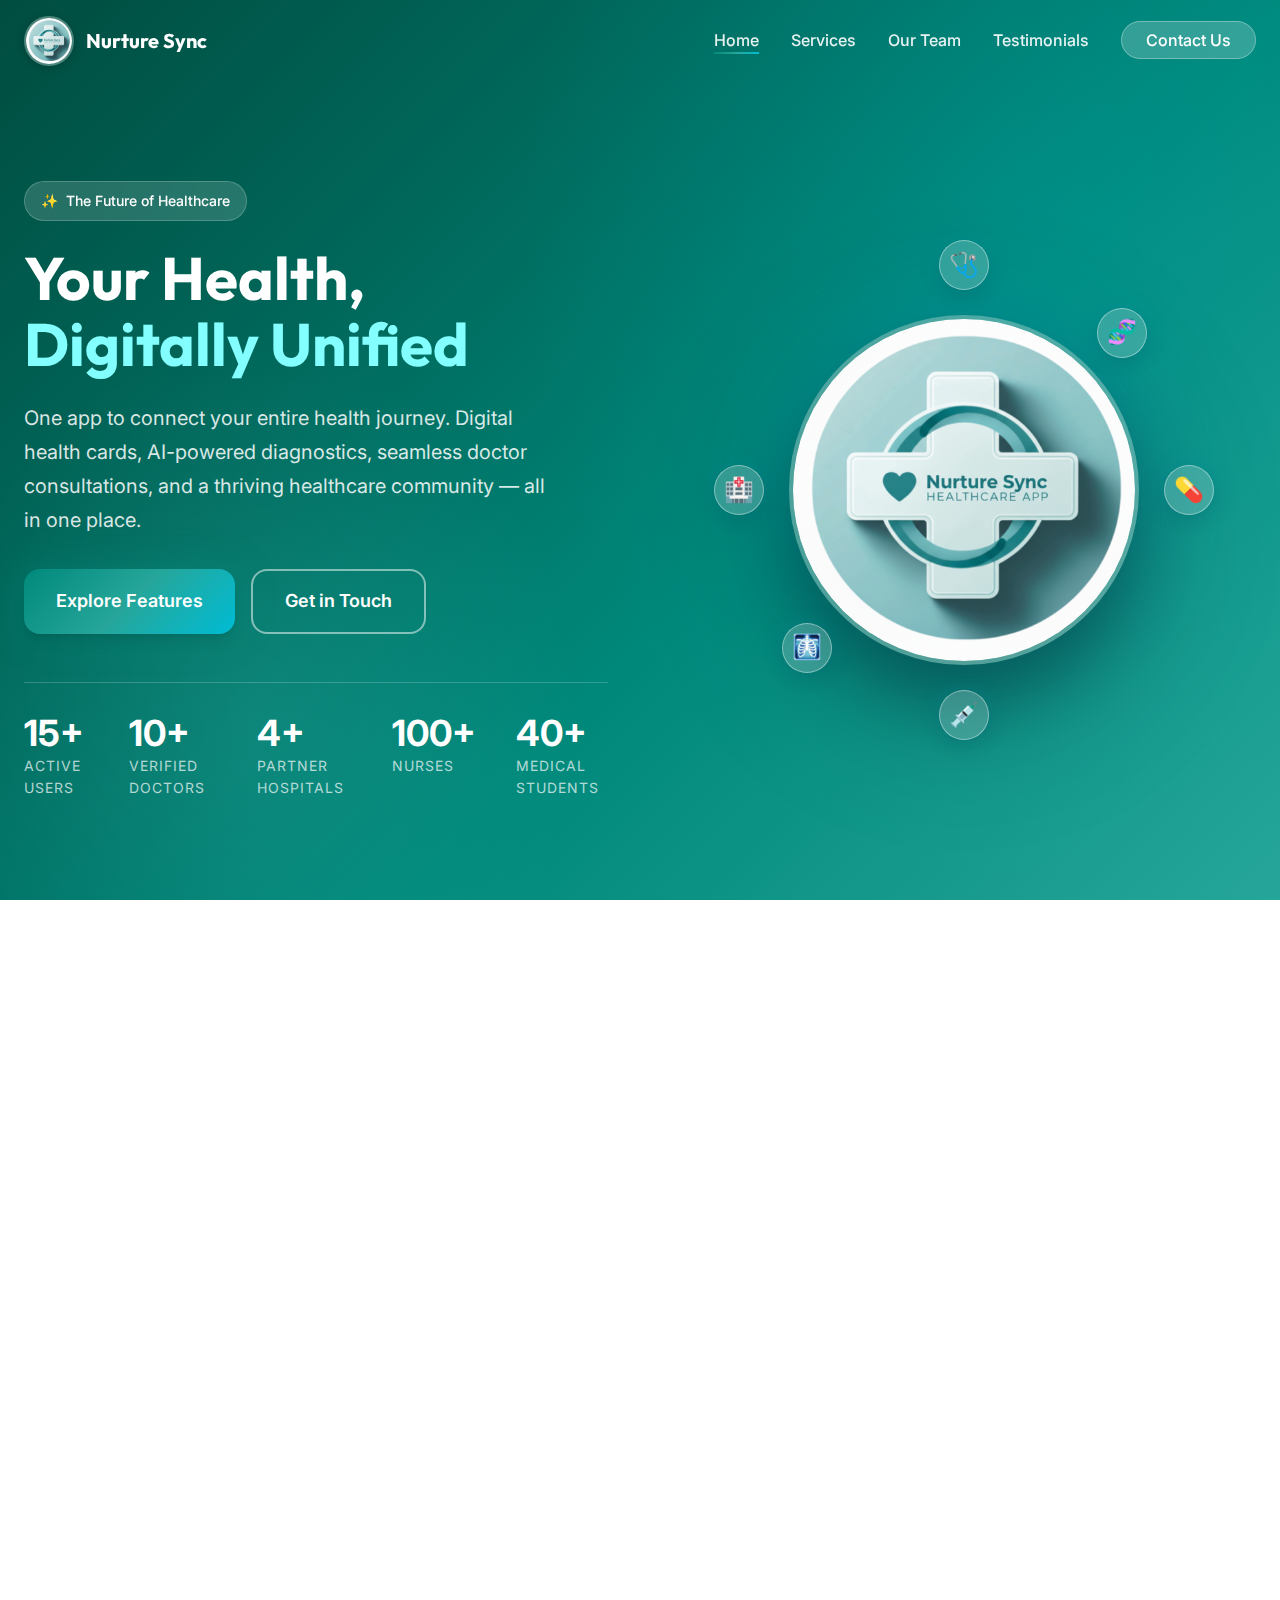
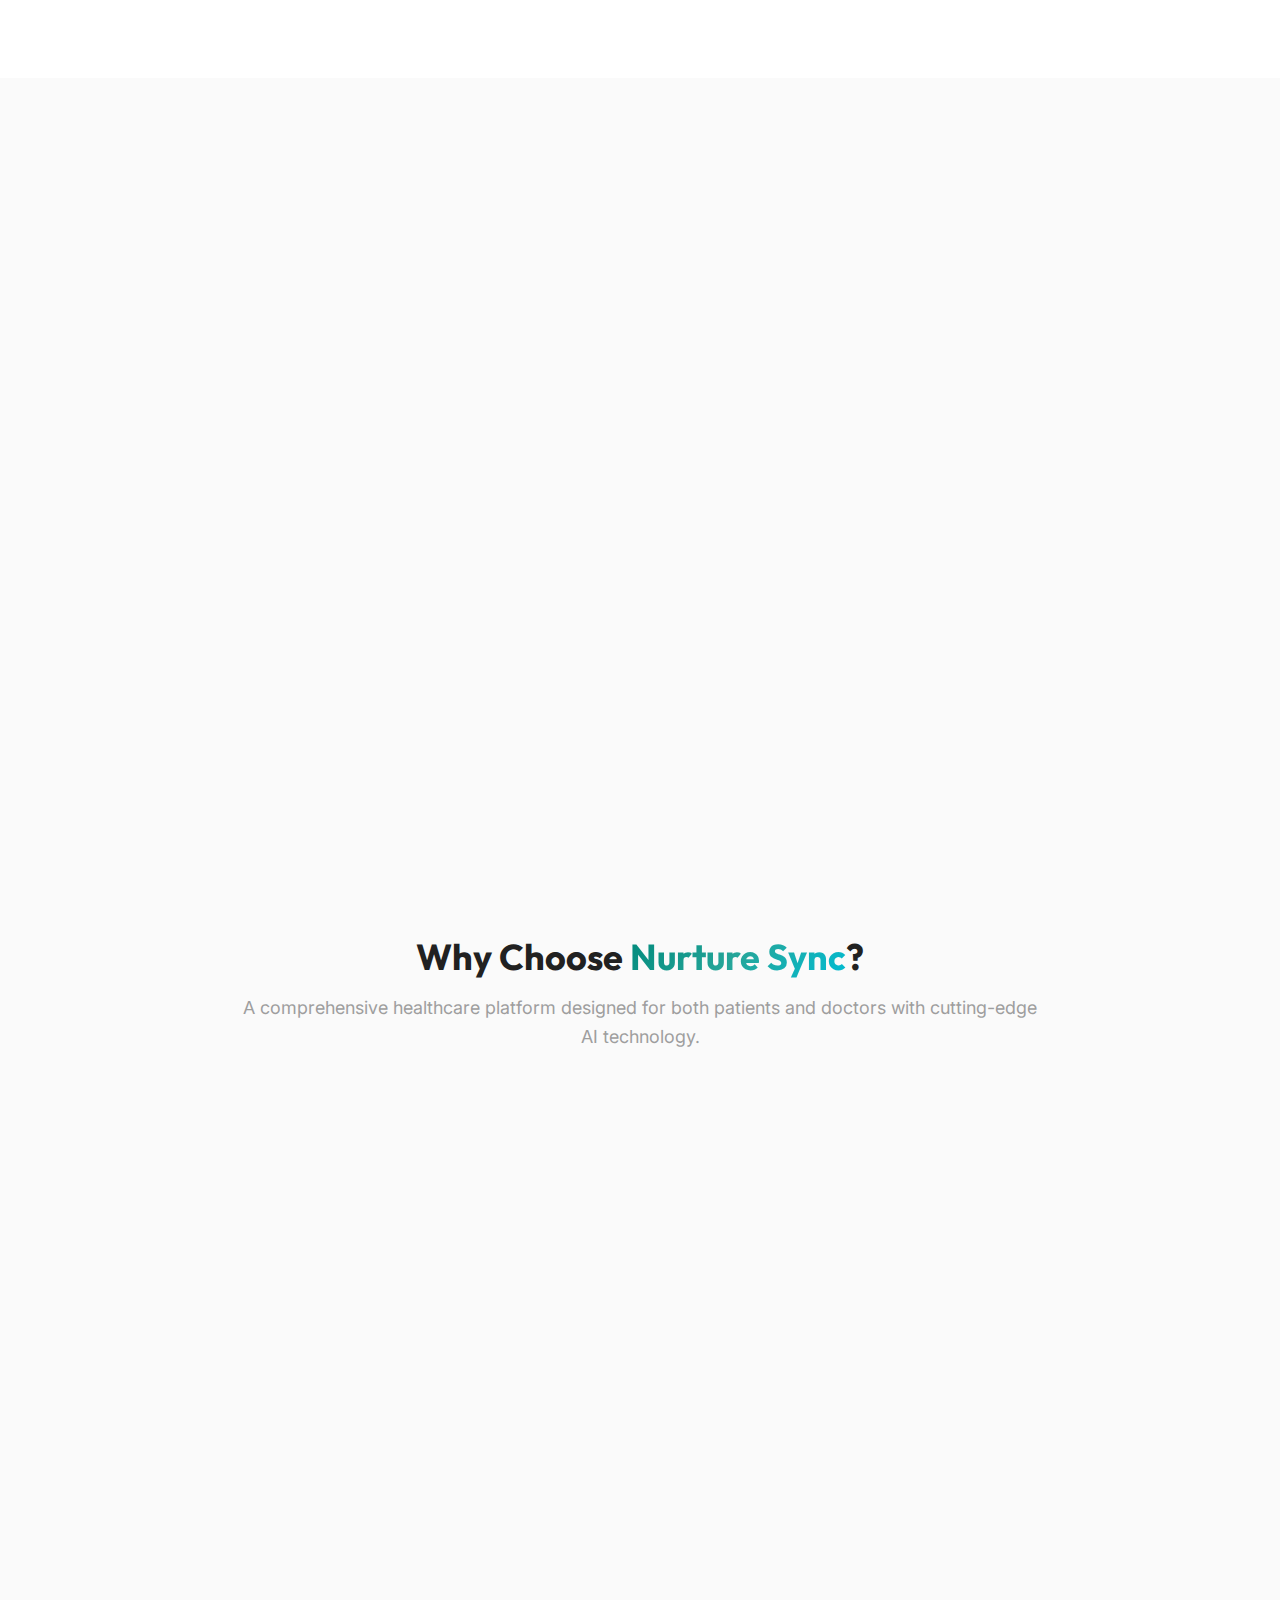
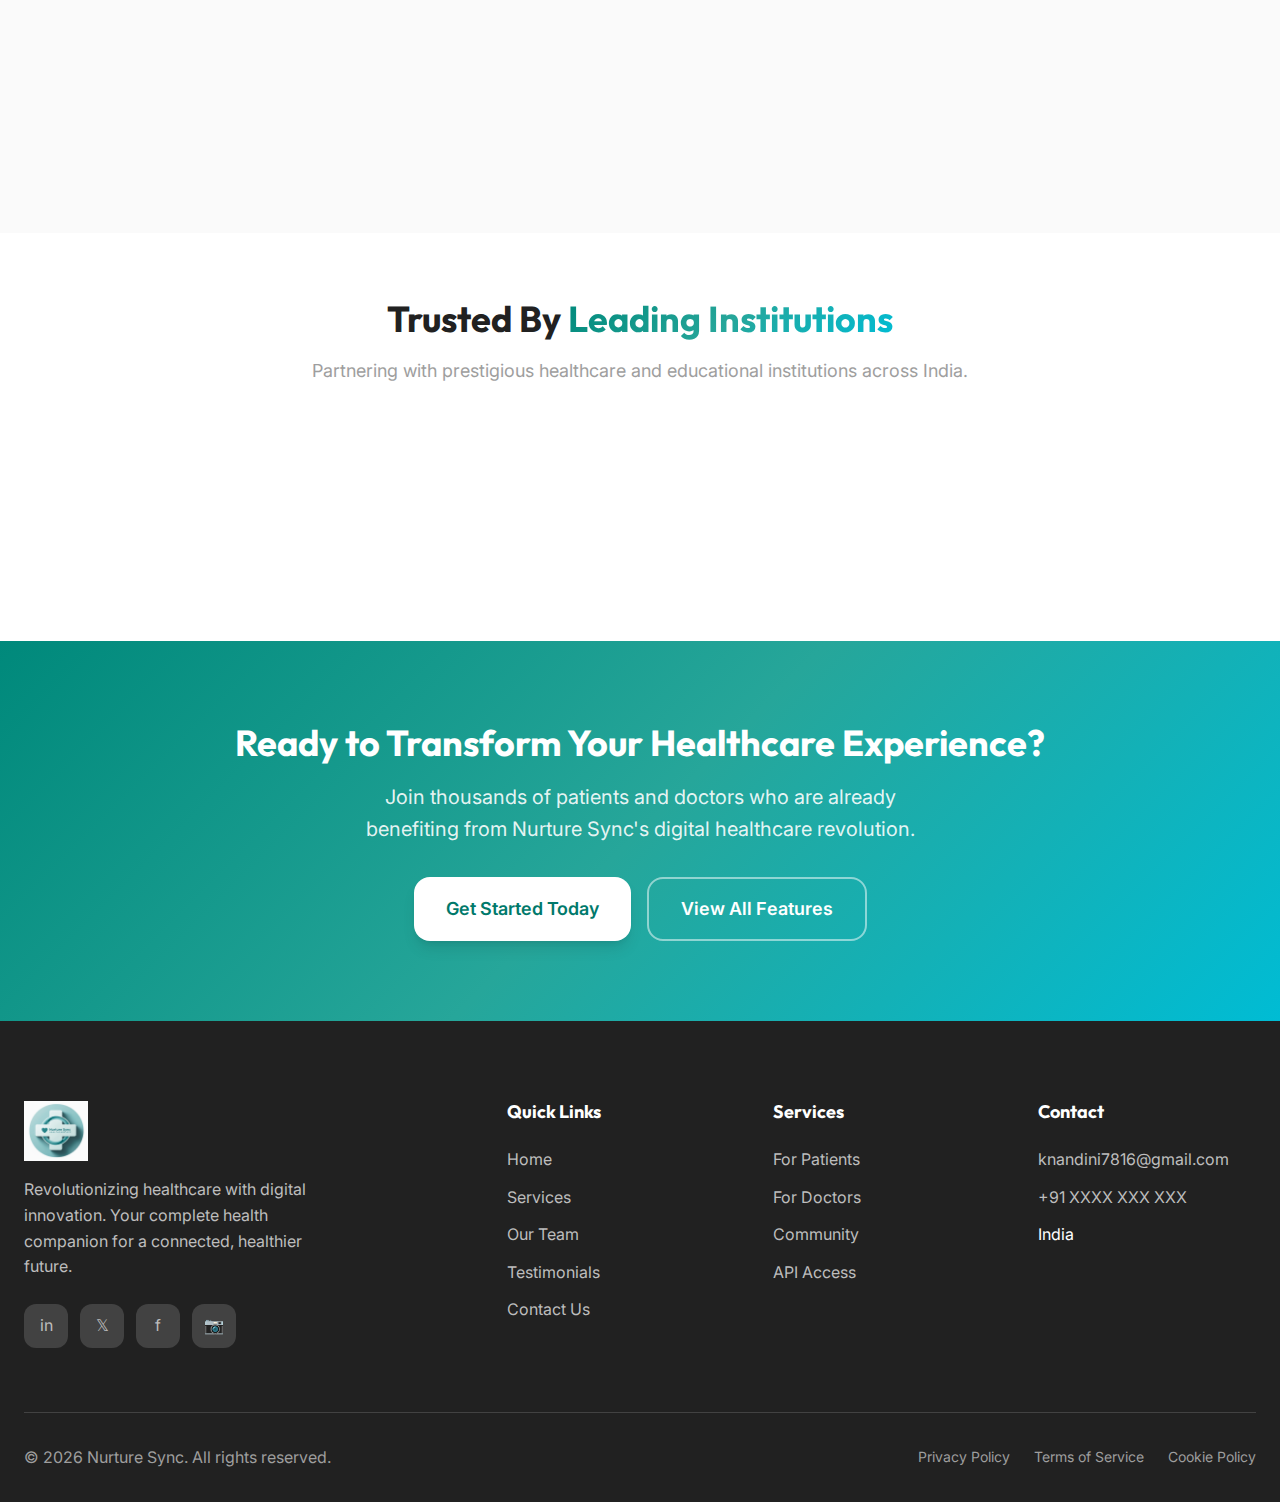
<file: index.html>
<!DOCTYPE html>
<html lang="en">

<head>
  <meta charset="UTF-8">
  <meta name="viewport" content="width=device-width, initial-scale=1.0">
  <meta name="description"
    content="Nurture Sync - Your complete digital healthcare companion. Digital health profiles, AI-powered diagnostics, and a connected community for patients and doctors.">
  <meta name="keywords"
    content="healthcare, digital health, health card, medical records, AI healthcare, doctor consultation, patient portal">
  <meta name="author" content="Nurture Sync">

  <title>Nurture Sync | Revolutionizing Healthcare with Digital Innovation</title>

  <!-- Fonts -->
  <link rel="preconnect" href="https://fonts.googleapis.com">
  <link rel="preconnect" href="https://fonts.gstatic.com" crossorigin>
  <link
    href="https://fonts.googleapis.com/css2?family=Inter:wght@400;500;600;700&family=Outfit:wght@400;500;600;700;800&display=swap"
    rel="stylesheet">

  <!-- Styles -->
  <link rel="stylesheet" href="css/style.css">

  <!-- Favicon -->
  <link rel="icon" type="image/png" href="Nurture sync logo.png">
</head>

<body>
  <!-- Overlay for mobile menu -->
  <div class="overlay" id="overlay"></div>

  <!-- Navigation -->
  <nav class="navbar" id="navbar">
    <div class="container">
      <a href="index.html" class="navbar-brand">
        <img src="Nurture sync logo.png" alt="Nurture Sync Logo" class="navbar-logo-circular">
        <span>Nurture Sync</span>
      </a>

      <ul class="navbar-nav" id="navMenu">
        <li><a href="index.html" class="active">Home</a></li>
        <li><a href="services.html">Services</a></li>
        <li><a href="team.html">Our Team</a></li>
        <li><a href="testimonials.html">Testimonials</a></li>
        <li><a href="contact.html" class="navbar-cta">Contact Us</a></li>
      </ul>

      <div class="navbar-toggle" id="navToggle">
        <span></span>
        <span></span>
        <span></span>
      </div>
    </div>
  </nav>

  <!-- Hero Section -->
  <section class="hero">
    <div class="container">
      <div class="hero-content">
        <span class="hero-badge">The Future of Healthcare</span>
        <h1>Your Health, <span class="highlight">Digitally Unified</span></h1>
        <p class="hero-description">
          One app to connect your entire health journey. Digital health cards, AI-powered diagnostics,
          seamless doctor consultations, and a thriving healthcare community — all in one place.
        </p>
        <div class="hero-buttons">
          <a href="services.html" class="btn btn-lg btn-primary">Explore Features</a>
          <a href="contact.html" class="btn btn-lg btn-outline">Get in Touch</a>
        </div>
        <div class="hero-stats">
          <div class="hero-stat">
            <div class="hero-stat-value">15+</div>
            <div class="hero-stat-label">Active Users</div>
          </div>
          <div class="hero-stat">
            <div class="hero-stat-value">10+</div>
            <div class="hero-stat-label">Verified Doctors</div>
          </div>

          <div class="hero-stat">
            <div class="hero-stat-value">4+</div>
            <div class="hero-stat-label">Partner Hospitals</div>
          </div>
          <div class="hero-stat">
            <div class="hero-stat-value">100+</div>
            <div class="hero-stat-label">Nurses</div>
          </div>
          <div class="hero-stat">
            <div class="hero-stat-value">40+</div>
            <div class="hero-stat-label">Medical Students</div>
          </div>
        </div>
      </div>
      <div class="hero-visual">
        <div class="hero-image-wrapper">
          <img src="Nurture sync logo.png" alt="Nurture Sync App" class="hero-logo-circular">
          <div class="hero-glow"></div>

          <!-- Orbiting Elements -->
          <div class="orbit-container">
            <div class="orbit orbit-1">
              <div class="orbit-icon">🏥</div>
            </div>
            <div class="orbit orbit-2">
              <div class="orbit-icon">💊</div>
            </div>
            <div class="orbit orbit-3">
              <div class="orbit-icon">🩺</div>
            </div>
            <div class="orbit orbit-4">
              <div class="orbit-icon">💉</div>
            </div>
            <div class="orbit orbit-5">
              <div class="orbit-icon">🧬</div>
            </div>
            <div class="orbit orbit-6">
              <div class="orbit-icon">🩻</div>
            </div>
          </div>
        </div>
      </div>
    </div>
  </section>

  <!-- Problem Section -->
  <section class="about section">
    <div class="container">
      <div class="about-grid">
        <div class="about-content fade-in">
          <h2>The Problem We're <span class="text-gradient">Solving</span></h2>
          <p>
            In 2026, almost everything is digital — except healthcare. In emergencies, doctors often lack
            access to critical patient information. When information is missing, even the right treatment
            can become dangerous.
          </p>
          <p>
            In India, Global Burden of Disease estimates suggest that over
            <strong>30,000 deaths occur each year due to adverse effects of medical treatment</strong>.
          </p>
          <p>
            Doctors need to act fast. Patients need safe decisions.
            But medical data today is scattered, delayed, and disconnected.
          </p>

          <ul class="about-list">
            <li>No unified digital health profiles</li>
            <li>Critical delays in emergency decision-making</li>
            <li>Repeated tests due to missing medical history</li>
            <li>Fragmented and disconnected healthcare records</li>
          </ul>
        </div>
        <div class="about-image slide-in-right">
          <img src="Images/adgs.png" alt="Healthcare Data Challenges">
        </div>
      </div>
    </div>
  </section>


  <!-- Solution Section -->
  <section class="section" style="background: var(--gray-50);">
    <div class="container">
      <div class="about-grid" style="direction: rtl;">
        <div class="about-image slide-in-left" style="direction: ltr;">
          <img src="Images/patients.jpeg" alt="NurtureSync Solution">
        </div>
        <div class="about-content fade-in" style="direction: ltr;">
          <h2>Our <span class="text-gradient">Solution</span></h2>
          <p>
            Imagine carrying your complete medical history as easily as an Aadhaar card.
            With a single scan, doctors can instantly access critical health information —
            helping them make faster and safer decisions during emergencies.
          </p>
          <p>
            <strong>NurtureSync</strong> is a digital healthcare platform that securely connects patients
            and doctors through unified health profiles, AI-powered insights, and a trusted
            healthcare community — all in one ecosystem.
          </p>
          <ul class="about-list">
            <li>QR-based Digital Health Card for emergencies</li>
            <li>Unified and secure digital medical records</li>
            <li>AI-powered report and medicine analysis</li>
            <li>Connected healthcare community for guidance and support</li>
          </ul>
          <div class="mt-8">
            <a href="services.html" class="btn btn-primary">Explore Our Features</a>
          </div>
        </div>
      </div>
    </div>
  </section>


  <!-- Features Overview -->
  <section class="features section">
    <div class="container">
      <div class="section-header">
        <h2>Why Choose <span class="text-gradient">Nurture Sync</span>?</h2>
        <p>A comprehensive healthcare platform designed for both patients and doctors with cutting-edge AI technology.
        </p>
      </div>

      <div class="features-grid">
        <div class="card feature-card fade-in stagger-1">
          <div class="card-icon">🏥</div>
          <h3>Digital Health Card</h3>
          <p>Get a QR-enabled health card containing your complete medical history, accessible instantly by any doctor.
          </p>
        </div>

        <div class="card feature-card fade-in stagger-2">
          <div class="card-icon">🤖</div>
          <h3>AI-Powered Analysis</h3>
          <p>Upload medical reports and get AI-generated summaries, insights, and personalized recommendations.</p>
        </div>

        <div class="card feature-card fade-in stagger-3">
          <div class="card-icon">💊</div>
          <h3>Drug Compatibility</h3>
          <p>Doctors can check drug interactions and compatibility before prescribing to ensure patient safety.</p>
        </div>

        <div class="card feature-card fade-in stagger-4">
          <div class="card-icon">🥗</div>
          <h3>Smart Diet Planning</h3>
          <p>AI recommends personalized diets based on your health reports and local food preferences.</p>
        </div>

        <div class="card feature-card fade-in stagger-5">
          <div class="card-icon">👥</div>
          <h3>Premium Community</h3>
          <p>Connect with doctors, join health channels, and participate in discussions with verified healthcare
            providers.</p>
        </div>

        <div class="card feature-card fade-in stagger-6">
          <div class="card-icon">🎙️</div>
          <h3>Voice AI Assistant</h3>
          <p>Ask health questions, get suggestions, and interact with your AI assistant using voice and images.</p>
        </div>
      </div>
    </div>
  </section>

  <!-- Partners Section -->
  <section class="partners">
    <div class="container">
      <div class="section-header">
        <h2>Trusted By <span class="text-gradient">Leading Institutions</span></h2>
        <p>Partnering with prestigious healthcare and educational institutions across India.</p>
      </div>

      <div class="partners-grid">
        <div class="partner-logo fade-in stagger-1">
          <img src="Images/Indira medical college and hospital.jpeg" alt="Indira Medical College and Hospital">
        </div>
        <div class="partner-logo fade-in stagger-2">
          <img src="Images/KBN University.jpeg" alt="KBN University">
        </div>
        <div class="partner-logo fade-in stagger-3">
          <img src="Images/Sri lakshmi narayana institute of medical science.jpeg"
            alt="Sri Lakshmi Narayana Institute of Medical Science">
        </div>
        <div class="partner-logo fade-in stagger-4">
          <img src="Images/ashraya home health care.png" alt="Ashraya Home Health Care">
        </div>
        <div class="partner-logo fade-in stagger-5">
          <img src="Images/patients.jpeg" alt="Patient Partners">
        </div>
      </div>
    </div>
  </section>

  <!-- CTA Section -->
  <section class="cta">
    <div class="container">
      <h2>Ready to Transform Your Healthcare Experience?</h2>
      <p>Join thousands of patients and doctors who are already benefiting from Nurture Sync's digital healthcare
        revolution.</p>
      <div class="cta-buttons">
        <a href="contact.html" class="btn btn-lg btn-primary">Get Started Today</a>
        <a href="services.html" class="btn btn-lg btn-outline">View All Features</a>
      </div>
    </div>
  </section>

  <!-- Footer -->
  <footer class="footer">
    <div class="container">
      <div class="footer-grid">
        <div class="footer-brand">
          <img src="Nurture sync logo.png" alt="Nurture Sync">
          <p>Revolutionizing healthcare with digital innovation. Your complete health companion for a connected,
            healthier future.</p>
          <div class="footer-social">
            <a href="#" aria-label="LinkedIn">in</a>
            <a href="#" aria-label="Twitter">𝕏</a>
            <a href="#" aria-label="Facebook">f</a>
            <a href="#" aria-label="Instagram">📷</a>
          </div>
        </div>

        <div class="footer-col">
          <h4>Quick Links</h4>
          <ul class="footer-links">
            <li><a href="index.html">Home</a></li>
            <li><a href="services.html">Services</a></li>
            <li><a href="team.html">Our Team</a></li>
            <li><a href="testimonials.html">Testimonials</a></li>
            <li><a href="contact.html">Contact Us</a></li>
          </ul>
        </div>

        <div class="footer-col">
          <h4>Services</h4>
          <ul class="footer-links">
            <li><a href="services.html#patients">For Patients</a></li>
            <li><a href="services.html#doctors">For Doctors</a></li>
            <li><a href="services.html#community">Community</a></li>
            <li><a href="#">API Access</a></li>
          </ul>
        </div>

        <div class="footer-col">
          <h4>Contact</h4>
          <ul class="footer-links">
            <li><a href="mailto:knandini7816@gmail.com">knandini7816@gmail.com</a></li>
            <li><a href="tel:+91XXXXXXXXXX">+91 XXXX XXX XXX</a></li>
            <li>India</li>
          </ul>
        </div>
      </div>

      <div class="footer-bottom">
        <p>&copy; 2026 Nurture Sync. All rights reserved.</p>
        <div class="footer-bottom-links">
          <a href="#">Privacy Policy</a>
          <a href="#">Terms of Service</a>
          <a href="#">Cookie Policy</a>
        </div>
      </div>
    </div>
  </footer>

  <!-- Scroll to Top Button -->
  <button class="scroll-top" id="scrollTop" aria-label="Scroll to top"></button>

  <!-- Scripts -->
  <script src="js/main.js"></script>
</body>

</html>
</file>
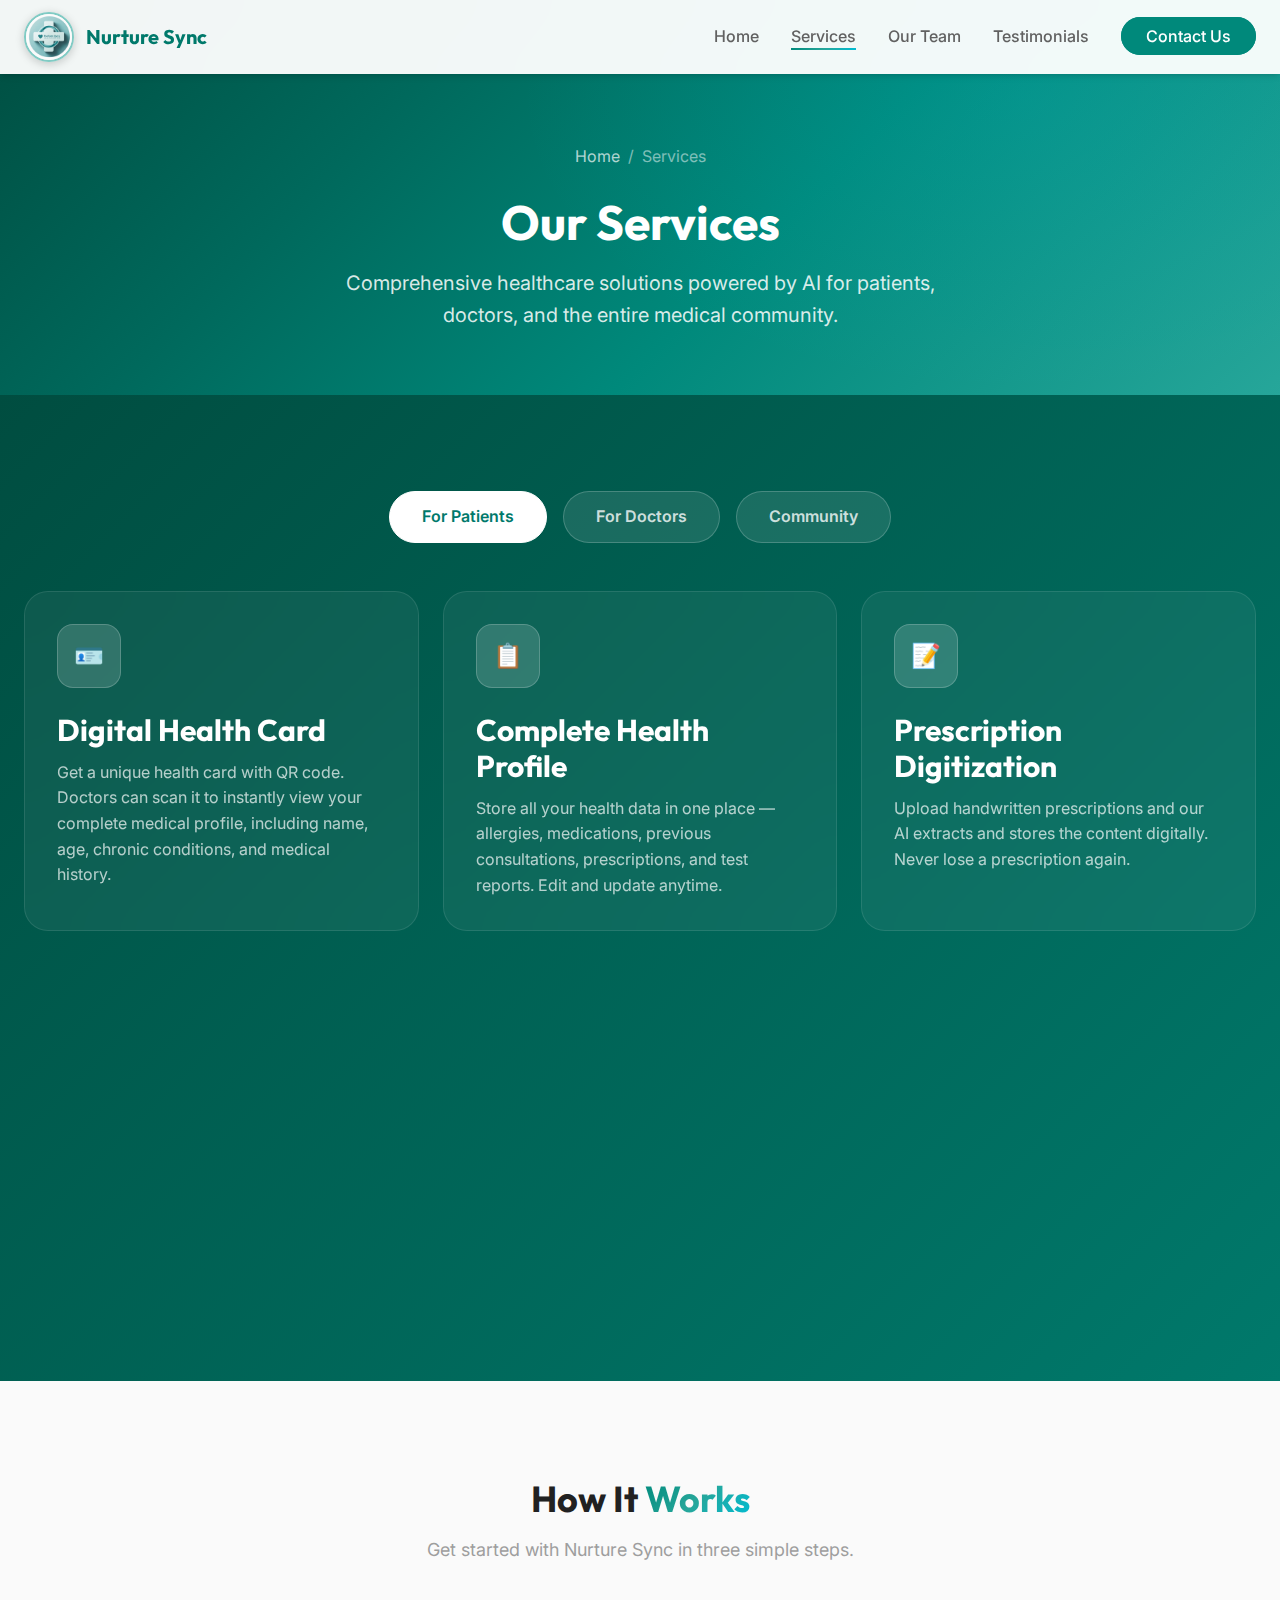
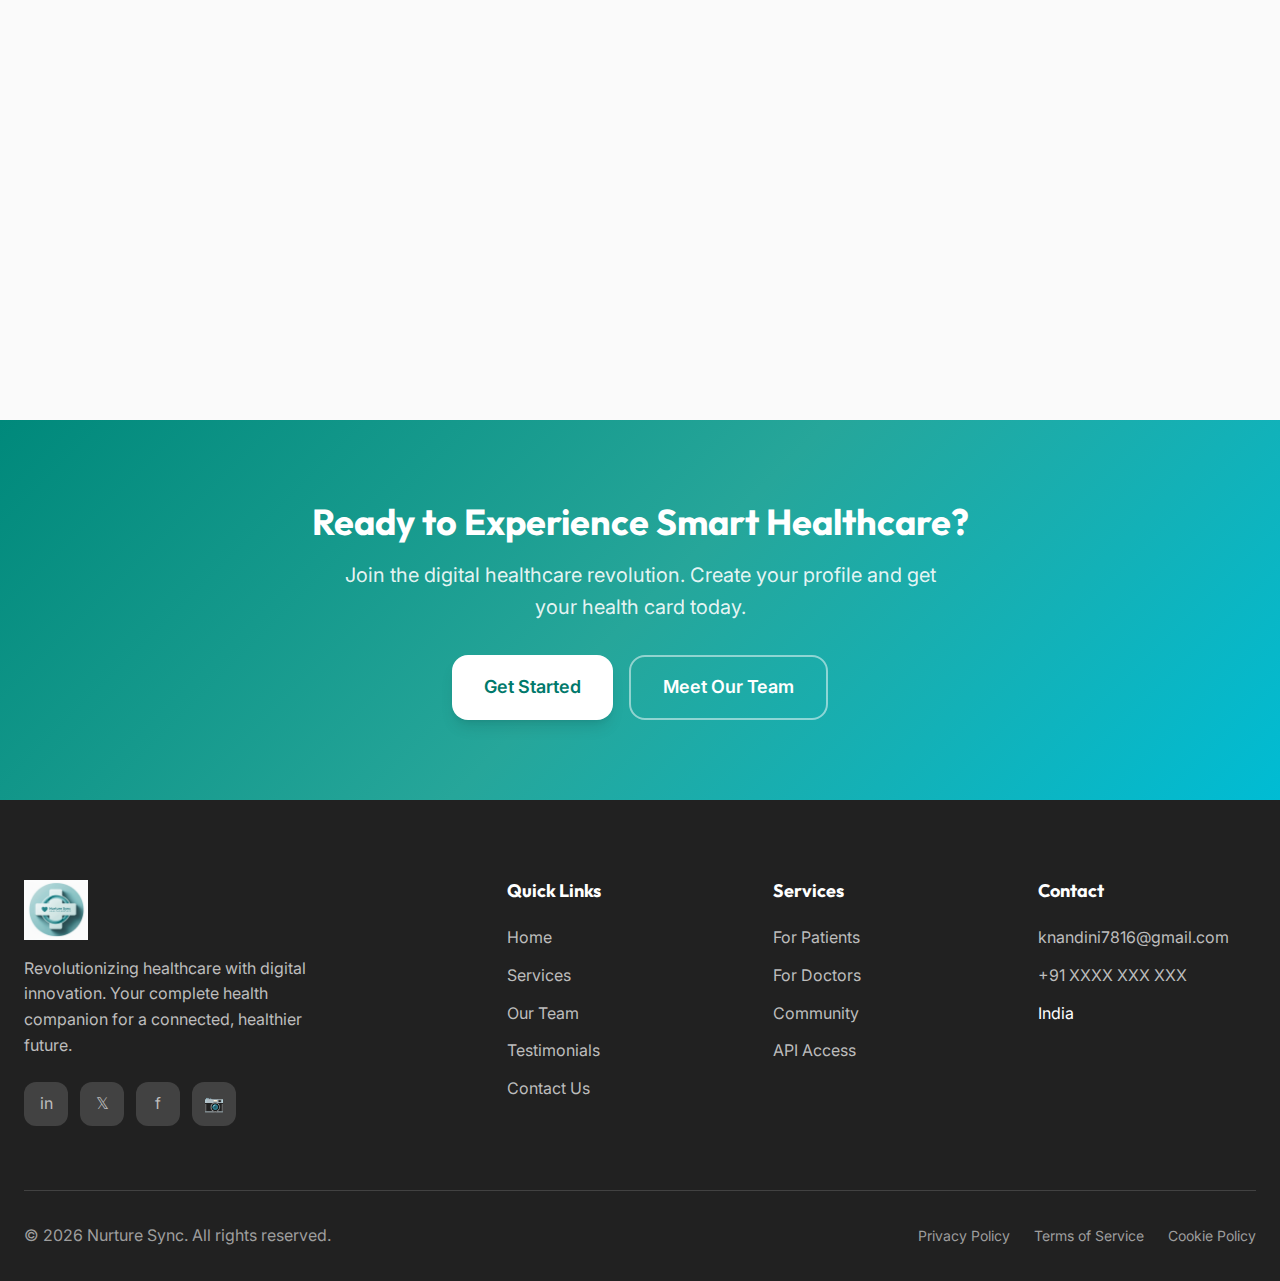
<file: services.html>
<!DOCTYPE html>
<html lang="en">

<head>
    <meta charset="UTF-8">
    <meta name="viewport" content="width=device-width, initial-scale=1.0">
    <meta name="description"
        content="Nurture Sync Services - Comprehensive healthcare features for patients and doctors including digital health profiles, AI analysis, and community platform.">
    <title>Our Services | Nurture Sync</title>

    <link rel="preconnect" href="https://fonts.googleapis.com">
    <link rel="preconnect" href="https://fonts.gstatic.com" crossorigin>
    <link
        href="https://fonts.googleapis.com/css2?family=Inter:wght@400;500;600;700&family=Outfit:wght@400;500;600;700;800&display=swap"
        rel="stylesheet">
    <link rel="stylesheet" href="css/style.css">
    <link rel="icon" type="image/png" href="Nurture sync logo.png">
</head>

<body>
    <div class="overlay" id="overlay"></div>

    <!-- Navigation -->
    <nav class="navbar scrolled" id="navbar">
        <div class="container">
            <a href="index.html" class="navbar-brand">
                <img src="Nurture sync logo.png" alt="Nurture Sync Logo" class="navbar-logo-circular">
                <span>Nurture Sync</span>
            </a>

            <ul class="navbar-nav" id="navMenu">
                <li><a href="index.html">Home</a></li>
                <li><a href="services.html" class="active">Services</a></li>
                <li><a href="team.html">Our Team</a></li>
                <li><a href="testimonials.html">Testimonials</a></li>
                <li><a href="contact.html" class="navbar-cta">Contact Us</a></li>
            </ul>

            <div class="navbar-toggle" id="navToggle">
                <span></span>
                <span></span>
                <span></span>
            </div>
        </div>
    </nav>

    <!-- Page Header -->
    <section class="page-header">
        <div class="container">
            <div class="breadcrumb">
                <a href="index.html">Home</a>
                <span>/</span>
                <span>Services</span>
            </div>
            <h1>Our Services</h1>
            <p>Comprehensive healthcare solutions powered by AI for patients, doctors, and the entire medical community.
            </p>
        </div>
    </section>

    <!-- Services Section -->
    <section class="services section" id="services">
        <div class="container">

            <!-- Service Tabs -->
            <div class="services-tabs">
                <button class="tab-btn active" data-tab="patients">For Patients</button>
                <button class="tab-btn" data-tab="doctors">For Doctors</button>
                <button class="tab-btn" data-tab="community">Community</button>
            </div>

            <!-- Patient Services -->
            <div class="tab-content active" id="patients">
                <div class="services-grid">
                    <div class="service-card fade-in stagger-1">
                        <div class="card-icon">🪪</div>
                        <h3>Digital Health Card</h3>
                        <p>Get a unique health card with QR code. Doctors can scan it to instantly view your complete
                            medical profile, including name, age, chronic conditions, and medical history.</p>
                    </div>

                    <div class="service-card fade-in stagger-2">
                        <div class="card-icon">📋</div>
                        <h3>Complete Health Profile</h3>
                        <p>Store all your health data in one place — allergies, medications, previous consultations,
                            prescriptions, and test reports. Edit and update anytime.</p>
                    </div>

                    <div class="service-card fade-in stagger-3">
                        <div class="card-icon">📝</div>
                        <h3>Prescription Digitization</h3>
                        <p>Upload handwritten prescriptions and our AI extracts and stores the content digitally. Never
                            lose a prescription again.</p>
                    </div>

                    <div class="service-card fade-in stagger-4">
                        <div class="card-icon">🔬</div>
                        <h3>AI Report Analysis</h3>
                        <p>Upload medical reports and get AI-generated summaries. Compare with previous reports and
                            understand trends in your health parameters.</p>
                    </div>

                    <div class="service-card fade-in stagger-5">
                        <div class="card-icon">🥗</div>
                        <h3>Smart Diet Planning</h3>
                        <p>Get personalized diet recommendations based on your health reports, food preferences, and
                            locally available ingredients. Take a photo of ingredients for instant recipes!</p>
                    </div>

                    <div class="service-card fade-in stagger-6">
                        <div class="card-icon">🤖</div>
                        <h3>AI Health Assistant</h3>
                        <p>Chat with our AI assistant using voice or images. Ask health questions, share daily
                            activities, get ingredient-based recipes, and receive personalized suggestions.</p>
                    </div>
                </div>
            </div>

            <!-- Doctor Services -->
            <div class="tab-content" id="doctors">
                <div class="services-grid">
                    <div class="service-card fade-in stagger-1">
                        <div class="card-icon">📱</div>
                        <h3>QR Patient Access</h3>
                        <p>Scan patient health cards to instantly access complete medical history. Search and filter
                            reports by keywords like "surgery" or "thyroid" for quick retrieval.</p>
                    </div>

                    <div class="service-card fade-in stagger-2">
                        <div class="card-icon">💊</div>
                        <h3>Drug Compatibility Checker</h3>
                        <p>Check drug interactions with patient's current medications before prescribing. Get alerts for
                            potential reactions, expired medicines, and safety concerns.</p>
                    </div>

                    <div class="service-card fade-in stagger-3">
                        <div class="card-icon">📄</div>
                        <h3>Digital Prescriptions</h3>
                        <p>Create digital prescriptions or upload scanned handwritten ones. Prescriptions are
                            automatically added to patient profiles for easy access.</p>
                    </div>

                    <div class="service-card fade-in stagger-4">
                        <div class="card-icon">🔍</div>
                        <h3>AI Query Assistant</h3>
                        <p>Ask AI anything about your patients. Get quick summaries of current reports, past history,
                            medication lists, and more with contextual understanding.</p>
                    </div>

                    <div class="service-card fade-in stagger-5">
                        <div class="card-icon">📊</div>
                        <h3>Report Management</h3>
                        <p>Verified healthcare providers can add reports directly to patient profiles. Complete audit
                            trail and secure access management.</p>
                    </div>

                    <div class="service-card fade-in stagger-6">
                        <div class="card-icon">⚡</div>
                        <h3>Emergency Quick View</h3>
                        <p>In emergencies, quickly access critical patient information — allergies, blood type, chronic
                            conditions, and recent surgeries without delays.</p>
                    </div>
                </div>
            </div>

            <!-- Community Services -->
            <div class="tab-content" id="community">
                <div class="services-grid">
                    <div class="service-card fade-in stagger-1">
                        <div class="card-icon">👥</div>
                        <h3>Premium Community</h3>
                        <p>Subscribe to premium for access to a vibrant community where patients and doctors interact.
                            Direct message doctors and get personalized advice.</p>
                    </div>

                    <div class="service-card fade-in stagger-2">
                        <div class="card-icon">📢</div>
                        <h3>Health Channels</h3>
                        <p>Join topic-specific channels like Diabetes, Heart Health, Thyroid, Mental Health, and more.
                            Stay updated on the latest discussions in your health areas.</p>
                    </div>

                    <div class="service-card fade-in stagger-3">
                        <div class="card-icon">💬</div>
                        <h3>Group Discussions</h3>
                        <p>Create or join groups for specific conditions. Share experiences, tips, and support with
                            others going through similar health journeys.</p>
                    </div>

                    <div class="service-card fade-in stagger-4">
                        <div class="card-icon">📝</div>
                        <h3>Doctor Content</h3>
                        <p>Verified doctors can post educational content, health tips, and awareness articles. Patients
                            can comment and engage.</p>
                    </div>

                    <div class="service-card fade-in stagger-5">
                        <div class="card-icon">🏃</div>
                        <h3>Activity Groups</h3>
                        <p>Create local activity groups — like a jogging group with neighbors or a yoga group. Track
                            streaks and motivate each other.</p>
                    </div>

                    <div class="service-card fade-in stagger-6">
                        <div class="card-icon">🏆</div>
                        <h3>Health Challenges</h3>
                        <p>Participate in community health challenges. Compete with others, earn badges, and stay
                            motivated on your health journey.</p>
                    </div>
                </div>
            </div>

        </div>
    </section>

    <!-- How It Works -->
    <section class="section" style="background: var(--gray-50);">
        <div class="container">
            <div class="section-header">
                <h2>How It <span class="text-gradient">Works</span></h2>
                <p>Get started with Nurture Sync in three simple steps.</p>
            </div>

            <div class="features-grid">
                <div class="card feature-card fade-in text-center">
                    <div class="card-icon" style="margin: 0 auto var(--space-6);">1️</div>
                    <h3>Create Your Profile</h3>
                    <p>Sign up and create your digital health profile. Add your medical history, allergies, and current
                        medications.</p>
                </div>

                <div class="card feature-card fade-in text-center">
                    <div class="card-icon" style="margin: 0 auto var(--space-6);">2️</div>
                    <h3>Get Your Health Card</h3>
                    <p>Receive your unique health card with QR code. Share it with any doctor for instant access to your
                        complete profile.</p>
                </div>

                <div class="card feature-card fade-in text-center">
                    <div class="card-icon" style="margin: 0 auto var(--space-6);">3️</div>
                    <h3>Stay Connected</h3>
                    <p>Upload reports, chat with AI, join the community, and keep your health data synchronized across
                        all providers.</p>
                </div>
            </div>
        </div>
    </section>

    <!-- CTA Section -->
    <section class="cta">
        <div class="container">
            <h2>Ready to Experience Smart Healthcare?</h2>
            <p>Join the digital healthcare revolution. Create your profile and get your health card today.</p>
            <div class="cta-buttons">
                <a href="contact.html" class="btn btn-lg btn-primary">Get Started</a>
                <a href="team.html" class="btn btn-lg btn-outline">Meet Our Team</a>
            </div>
        </div>
    </section>

    <!-- Footer -->
    <footer class="footer">
        <div class="container">
            <div class="footer-grid">
                <div class="footer-brand">
                    <img src="Nurture sync logo.png" alt="Nurture Sync">
                    <p>Revolutionizing healthcare with digital innovation. Your complete health companion for a
                        connected, healthier future.</p>
                    <div class="footer-social">
                        <a href="https://www.linkedin.com/in/nandini-kuppala/" aria-label="LinkedIn">in</a>
                        <a href="https://www.linkedin.com/in/nandini-kuppala/" aria-label="Twitter">𝕏</a>
                        <a href="https://www.linkedin.com/in/nandini-kuppala/" aria-label="Facebook">f</a>
                        <a href="https://www.linkedin.com/in/nandini-kuppala/" aria-label="Instagram">📷</a>
                    </div>
                </div>

                <div class="footer-col">
                    <h4>Quick Links</h4>
                    <ul class="footer-links">
                        <li><a href="index.html">Home</a></li>
                        <li><a href="services.html">Services</a></li>
                        <li><a href="team.html">Our Team</a></li>
                        <li><a href="testimonials.html">Testimonials</a></li>
                        <li><a href="contact.html">Contact Us</a></li>
                    </ul>
                </div>

                <div class="footer-col">
                    <h4>Services</h4>
                    <ul class="footer-links">
                        <li><a href="services.html#patients">For Patients</a></li>
                        <li><a href="services.html#doctors">For Doctors</a></li>
                        <li><a href="services.html#community">Community</a></li>
                        <li><a href="#">API Access</a></li>
                    </ul>
                </div>

                <div class="footer-col">
                    <h4>Contact</h4>
                    <ul class="footer-links">
                        <li><a href="mailto:knandini7816@gmail.com">knandini7816@gmail.com</a></li>
                        <li><a href="tel:+91XXXXXXXXXX">+91 XXXX XXX XXX</a></li>
                        <li>India</li>
                    </ul>
                </div>
            </div>

            <div class="footer-bottom">
                <p>&copy; 2026 Nurture Sync. All rights reserved.</p>
                <div class="footer-bottom-links">
                    <a href="#">Privacy Policy</a>
                    <a href="#">Terms of Service</a>
                    <a href="#">Cookie Policy</a>
                </div>
            </div>
        </div>
    </footer>

    <button class="scroll-top" id="scrollTop" aria-label="Scroll to top"></button>
    <script src="js/main.js"></script>
</body>

</html>
</file>
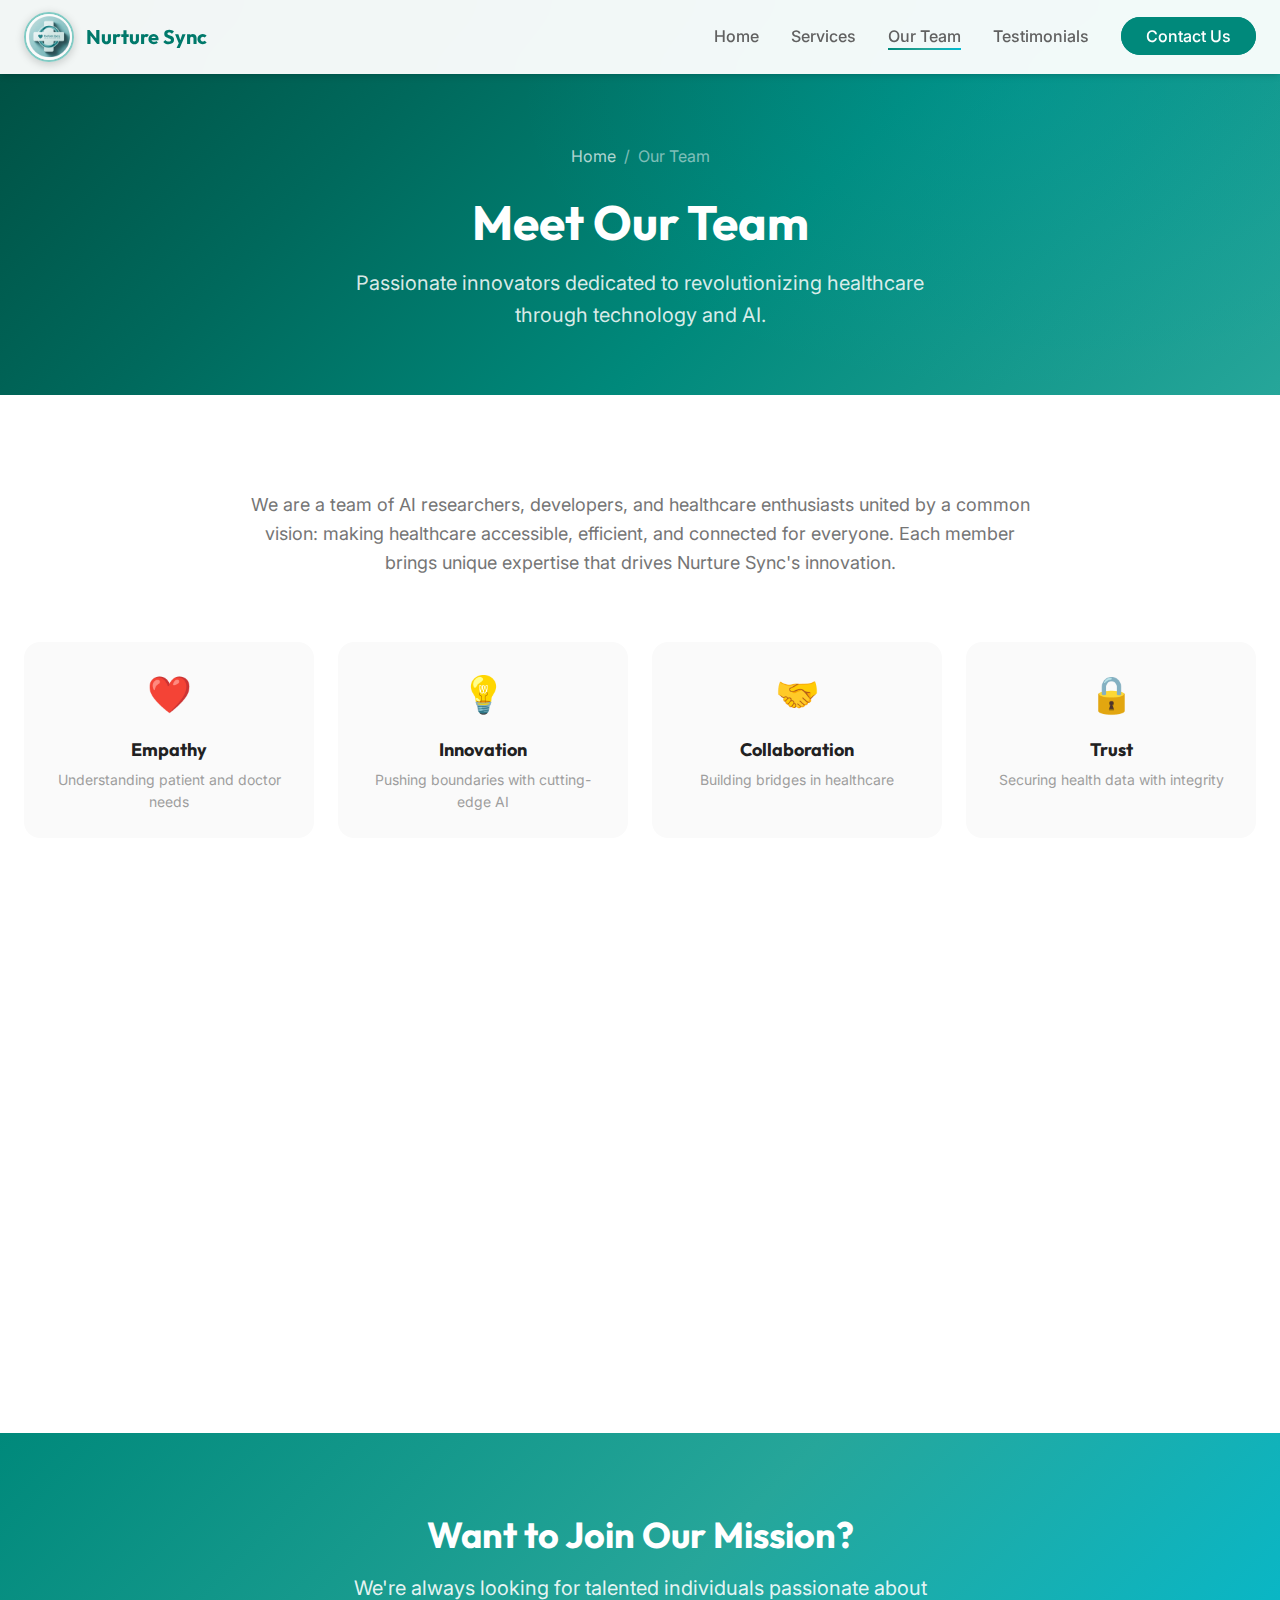
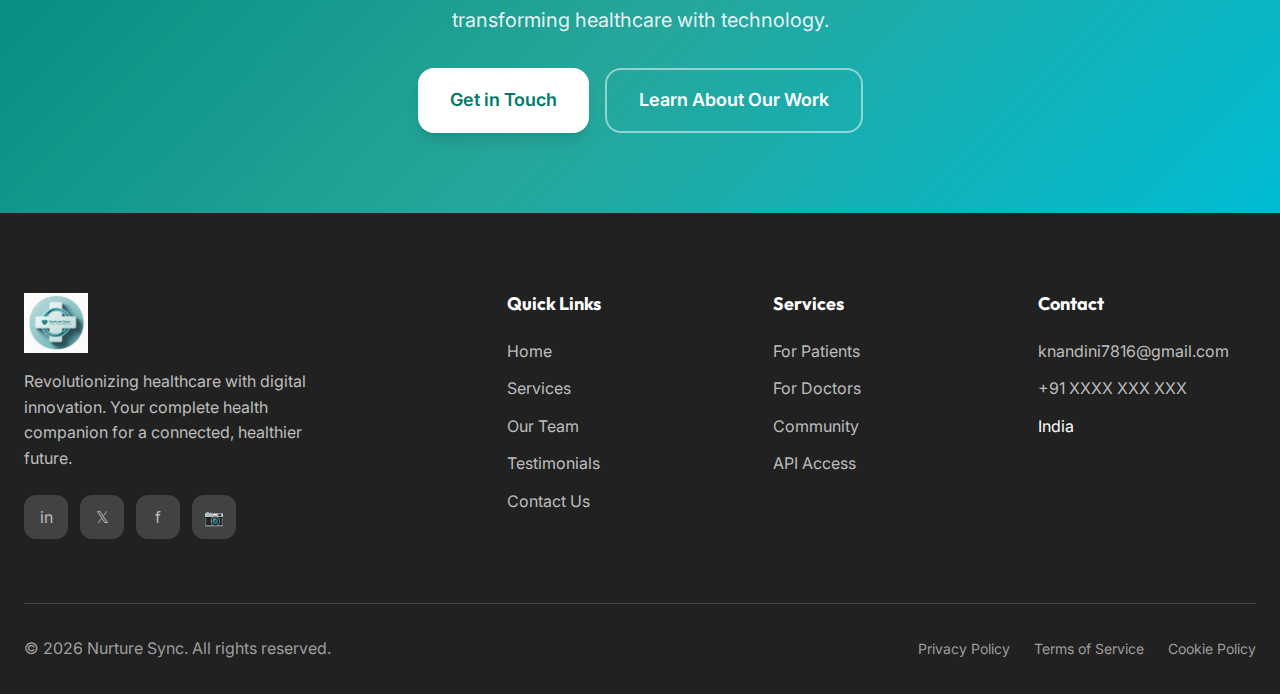
<file: team.html>
<!DOCTYPE html>
<html lang="en">

<head>
    <meta charset="UTF-8">
    <meta name="viewport" content="width=device-width, initial-scale=1.0">
    <meta name="description"
        content="Meet the Nurture Sync team - passionate healthcare innovators building the future of digital healthcare in India.">
    <title>Our Team | Nurture Sync</title>

    <link rel="preconnect" href="https://fonts.googleapis.com">
    <link rel="preconnect" href="https://fonts.gstatic.com" crossorigin>
    <link
        href="https://fonts.googleapis.com/css2?family=Inter:wght@400;500;600;700&family=Outfit:wght@400;500;600;700;800&display=swap"
        rel="stylesheet">
    <link rel="stylesheet" href="css/style.css">
    <link rel="icon" type="image/png" href="Nurture sync logo.png">

    <style>
        .team-intro {
            text-align: center;
            max-width: 800px;
            margin: 0 auto var(--space-16);
        }

        .team-intro p {
            font-size: var(--text-lg);
        }

        .team-values {
            display: grid;
            grid-template-columns: repeat(4, 1fr);
            gap: var(--space-6);
            margin-bottom: var(--space-16);
        }

        .value-card {
            text-align: center;
            padding: var(--space-6);
            background: var(--gray-50);
            border-radius: var(--radius-xl);
            transition: all var(--transition-base);
        }

        .value-card:hover {
            background: #fff;
            box-shadow: var(--shadow-lg);
            transform: translateY(-5px);
        }

        .value-icon {
            font-size: var(--text-4xl);
            margin-bottom: var(--space-4);
        }

        .value-card h4 {
            font-size: var(--text-lg);
            margin-bottom: var(--space-2);
        }

        .value-card p {
            font-size: var(--text-sm);
            color: var(--gray-500);
            margin-bottom: 0;
        }

        @media (max-width: 768px) {
            .team-values {
                grid-template-columns: repeat(2, 1fr);
            }
        }

        @media (max-width: 480px) {
            .team-values {
                grid-template-columns: 1fr;
            }
        }
    </style>
</head>

<body>
    <div class="overlay" id="overlay"></div>

    <!-- Navigation -->
    <nav class="navbar scrolled" id="navbar">
        <div class="container">
            <a href="index.html" class="navbar-brand">
                <img src="Nurture sync logo.png" alt="Nurture Sync Logo" class="navbar-logo-circular">
                <span>Nurture Sync</span>
            </a>

            <ul class="navbar-nav" id="navMenu">
                <li><a href="index.html">Home</a></li>
                <li><a href="services.html">Services</a></li>
                <li><a href="team.html" class="active">Our Team</a></li>
                <li><a href="testimonials.html">Testimonials</a></li>
                <li><a href="contact.html" class="navbar-cta">Contact Us</a></li>
            </ul>

            <div class="navbar-toggle" id="navToggle">
                <span></span>
                <span></span>
                <span></span>
            </div>
        </div>
    </nav>

    <!-- Page Header -->
    <section class="page-header">
        <div class="container">
            <div class="breadcrumb">
                <a href="index.html">Home</a>
                <span>/</span>
                <span>Our Team</span>
            </div>
            <h1>Meet Our Team</h1>
            <p>Passionate innovators dedicated to revolutionizing healthcare through technology and AI.</p>
        </div>
    </section>

    <!-- Team Section -->
    <section class="team section">
        <div class="container">

            <div class="team-intro fade-in">
                <p>
                    We are a team of AI researchers, developers, and healthcare enthusiasts united by a common vision:
                    making healthcare accessible, efficient, and connected for everyone. Each member brings unique
                    expertise
                    that drives Nurture Sync's innovation.
                </p>
            </div>

            <!-- Team Values -->
            <div class="team-values">

                <div class="value-card fade-in stagger-2">
                    <div class="value-icon">❤️</div>
                    <h4>Empathy</h4>
                    <p>Understanding patient and doctor needs</p>
                </div>
                <div class="value-card fade-in stagger-1">
                    <div class="value-icon">💡</div>
                    <h4>Innovation</h4>
                    <p>Pushing boundaries with cutting-edge AI</p>
                </div>
                <div class="value-card fade-in stagger-4">
                    <div class="value-icon">🤝</div>
                    <h4>Collaboration</h4>
                    <p>Building bridges in healthcare</p>
                </div>
                <div class="value-card fade-in stagger-3">
                    <div class="value-icon">🔒</div>
                    <h4>Trust</h4>
                    <p>Securing health data with integrity</p>
                </div>
            </div>

            <!-- Team Grid -->
            <div class="team-grid">

                <!-- Nandini Kuppala -->
                <div class="team-card fade-in stagger-1">
                    <div class="team-photo">
                        <img src="team/nandini.jpeg" alt="Nandini Kuppala">
                    </div>
                    <h3>Nandini Kuppala</h3>
                    <p class="team-role">CEO / Product & AI</p>
                    <p class="team-expertise">Web & App Developer, AI Developer</p>
                    <div class="team-social">
                        <a href="https://www.linkedin.com/in/nandini-kuppala/" target="_blank"
                            aria-label="LinkedIn">in</a>
                        <a href="#" aria-label="Twitter">𝕏</a>
                        <a href="mailto:knandini7816@gmail.com" aria-label="Email">✉</a>
                    </div>
                </div>

                <!-- Vishal A S -->
                <div class="team-card fade-in stagger-2">
                    <div class="team-photo">
                        <img src="team/vishal.jpeg" alt="Vishal A S">
                    </div>
                    <h3>Vishal A S</h3>
                    <p class="team-role">CTO / AI Systems & Engineering</p>
                    <p class="team-expertise">AI Researcher, Expert in Generative AI and LLMs</p>
                    <div class="team-social">
                        <a href="https://www.linkedin.com/in/vishal-a-s04/" target="_blank" aria-label="LinkedIn">in</a>
                        <a href="#" aria-label="Twitter">𝕏</a>
                        <a href="#" aria-label="GitHub">⌨</a>
                    </div>
                </div>

                <!-- Sarvesh Kannan -->
                <div class="team-card fade-in stagger-3">
                    <div class="team-photo">
                        <img src="team/sarvesh.jpeg" alt="Sarvesh Kannan">
                    </div>
                    <h3>Sarvesh Kannan</h3>
                    <p class="team-role">COO / Clinical Ops & Partnerships</p>
                    <p class="team-expertise">Computer Vision Researcher, Agentic AI</p>
                    <div class="team-social">
                        <a href="http://linkedin.com/in/sarvesh-kannan/" target="_blank" aria-label="LinkedIn">in</a>
                        <a href="#" aria-label="Twitter">𝕏</a>
                        <a href="#" aria-label="GitHub">⌨</a>
                    </div>
                </div>

                <!-- Pranesh L -->
                <div class="team-card fade-in stagger-4">
                    <div class="team-photo">
                        <img src="team/pranesh.jpeg" alt="Pranesh L">
                    </div>
                    <h3>Pranesh L</h3>
                    <p class="team-role">CFO / Finance & Compliance</p>
                    <p class="team-expertise">Computer Vision Researcher, Agentic AI</p>
                    <div class="team-social">
                        <a href="https://www.linkedin.com/in/pranesh-l-55560327a?utm_source=share&utm_campaign=share_via&utm_content=profile&utm_medium=ios_app"
                            target="_blank" aria-label="LinkedIn">in</a>
                        <a href="#" aria-label="Twitter">𝕏</a>
                        <a href="#" aria-label="GitHub">⌨</a>
                    </div>
                </div>

            </div>
        </div>
    </section>

    <!-- Join Us CTA -->
    <section class="cta">
        <div class="container">
            <h2>Want to Join Our Mission?</h2>
            <p>We're always looking for talented individuals passionate about transforming healthcare with technology.
            </p>
            <div class="cta-buttons">
                <a href="contact.html" class="btn btn-lg btn-primary">Get in Touch</a>
                <a href="services.html" class="btn btn-lg btn-outline">Learn About Our Work</a>
            </div>
        </div>
    </section>

    <!-- Footer -->
    <footer class="footer">
        <div class="container">
            <div class="footer-grid">
                <div class="footer-brand">
                    <img src="Nurture sync logo.png" alt="Nurture Sync">
                    <p>Revolutionizing healthcare with digital innovation. Your complete health companion for a
                        connected, healthier future.</p>
                    <div class="footer-social">
                        <a href="#" aria-label="LinkedIn">in</a>
                        <a href="#" aria-label="Twitter">𝕏</a>
                        <a href="#" aria-label="Facebook">f</a>
                        <a href="#" aria-label="Instagram">📷</a>
                    </div>
                </div>

                <div class="footer-col">
                    <h4>Quick Links</h4>
                    <ul class="footer-links">
                        <li><a href="index.html">Home</a></li>
                        <li><a href="services.html">Services</a></li>
                        <li><a href="team.html">Our Team</a></li>
                        <li><a href="testimonials.html">Testimonials</a></li>
                        <li><a href="contact.html">Contact Us</a></li>
                    </ul>
                </div>

                <div class="footer-col">
                    <h4>Services</h4>
                    <ul class="footer-links">
                        <li><a href="services.html#patients">For Patients</a></li>
                        <li><a href="services.html#doctors">For Doctors</a></li>
                        <li><a href="services.html#community">Community</a></li>
                        <li><a href="#">API Access</a></li>
                    </ul>
                </div>

                <div class="footer-col">
                    <h4>Contact</h4>
                    <ul class="footer-links">
                        <li><a href="mailto:knandini7816@gmail.com">knandini7816@gmail.com</a></li>
                        <li><a href="tel:+91XXXXXXXXXX">+91 XXXX XXX XXX</a></li>
                        <li>India</li>
                    </ul>
                </div>
            </div>

            <div class="footer-bottom">
                <p>&copy; 2026 Nurture Sync. All rights reserved.</p>
                <div class="footer-bottom-links">
                    <a href="#">Privacy Policy</a>
                    <a href="#">Terms of Service</a>
                    <a href="#">Cookie Policy</a>
                </div>
            </div>
        </div>
    </footer>

    <button class="scroll-top" id="scrollTop" aria-label="Scroll to top"></button>
    <script src="js/main.js"></script>
</body>

</html>
</file>
<file: css/style.css>
/* ========================================
   NURTURE SYNC - Modern Healthcare Website
   Design System & Styles
   ======================================== */

/* ===== CSS CUSTOM PROPERTIES ===== */
:root {
  /* Primary Colors - Teal/Cyan Theme */
  --primary-50: #e0f2f1;
  --primary-100: #b2dfdb;
  --primary-200: #80cbc4;
  --primary-300: #4db6ac;
  --primary-400: #26a69a;
  --primary-500: #009688;
  --primary-600: #00897b;
  --primary-700: #00796b;
  --primary-800: #00695c;
  --primary-900: #004d40;

  /* Accent Colors */
  --accent-cyan: #00bcd4;
  --accent-light: #84ffff;
  --accent-blue: #0288d1;

  /* Neutral Colors */
  --gray-50: #fafafa;
  --gray-100: #f5f5f5;
  --gray-200: #eeeeee;
  --gray-300: #e0e0e0;
  --gray-400: #bdbdbd;
  --gray-500: #9e9e9e;
  --gray-600: #757575;
  --gray-700: #616161;
  --gray-800: #424242;
  --gray-900: #212121;

  /* Semantic Colors */
  --success: #4caf50;
  --warning: #ff9800;
  --error: #f44336;
  --info: #2196f3;

  /* Gradients */
  --gradient-primary: linear-gradient(135deg, var(--primary-600) 0%, var(--primary-400) 50%, var(--accent-cyan) 100%);
  --gradient-dark: linear-gradient(135deg, var(--primary-900) 0%, var(--primary-700) 100%);
  --gradient-light: linear-gradient(135deg, var(--primary-50) 0%, #ffffff 100%);
  --gradient-hero: linear-gradient(135deg, #004d40 0%, #00695c 30%, #00897b 60%, #26a69a 100%);
  --gradient-glass: linear-gradient(135deg, rgba(255, 255, 255, 0.1) 0%, rgba(255, 255, 255, 0.05) 100%);

  /* Typography */
  --font-primary: 'Inter', -apple-system, BlinkMacSystemFont, 'Segoe UI', Roboto, sans-serif;
  --font-display: 'Outfit', var(--font-primary);

  /* Font Sizes */
  --text-xs: 0.75rem;
  --text-sm: 0.875rem;
  --text-base: 1rem;
  --text-lg: 1.125rem;
  --text-xl: 1.25rem;
  --text-2xl: 1.5rem;
  --text-3xl: 1.875rem;
  --text-4xl: 2.25rem;
  --text-5xl: 3rem;
  --text-6xl: 3.75rem;
  --text-7xl: 4.5rem;

  /* Spacing */
  --space-1: 0.25rem;
  --space-2: 0.5rem;
  --space-3: 0.75rem;
  --space-4: 1rem;
  --space-5: 1.25rem;
  --space-6: 1.5rem;
  --space-8: 2rem;
  --space-10: 2.5rem;
  --space-12: 3rem;
  --space-16: 4rem;
  --space-20: 5rem;
  --space-24: 6rem;

  /* Border Radius */
  --radius-sm: 0.375rem;
  --radius-md: 0.5rem;
  --radius-lg: 0.75rem;
  --radius-xl: 1rem;
  --radius-2xl: 1.5rem;
  --radius-3xl: 2rem;
  --radius-full: 9999px;

  /* Shadows */
  --shadow-sm: 0 1px 2px 0 rgba(0, 0, 0, 0.05);
  --shadow-md: 0 4px 6px -1px rgba(0, 0, 0, 0.1), 0 2px 4px -2px rgba(0, 0, 0, 0.1);
  --shadow-lg: 0 10px 15px -3px rgba(0, 0, 0, 0.1), 0 4px 6px -4px rgba(0, 0, 0, 0.1);
  --shadow-xl: 0 20px 25px -5px rgba(0, 0, 0, 0.1), 0 8px 10px -6px rgba(0, 0, 0, 0.1);
  --shadow-2xl: 0 25px 50px -12px rgba(0, 0, 0, 0.25);
  --shadow-glow: 0 0 40px rgba(0, 150, 136, 0.3);
  --shadow-glow-strong: 0 0 60px rgba(0, 150, 136, 0.5);

  /* Transitions */
  --transition-fast: 150ms ease;
  --transition-base: 250ms ease;
  --transition-slow: 350ms ease;
  --transition-bounce: 500ms cubic-bezier(0.68, -0.55, 0.265, 1.55);

  /* Z-Index */
  --z-dropdown: 100;
  --z-sticky: 200;
  --z-fixed: 300;
  --z-modal-backdrop: 400;
  --z-modal: 500;
  --z-tooltip: 600;
}

/* ===== CSS RESET ===== */
*,
*::before,
*::after {
  box-sizing: border-box;
}

* {
  margin: 0;
  padding: 0;
}

html {
  scroll-behavior: smooth;
  font-size: 16px;
}

body {
  font-family: var(--font-primary);
  font-size: var(--text-base);
  line-height: 1.6;
  color: var(--gray-800);
  background-color: #ffffff;
  -webkit-font-smoothing: antialiased;
  -moz-osx-font-smoothing: grayscale;
  overflow-x: hidden;
}

img,
picture,
video,
canvas,
svg {
  display: block;
  max-width: 100%;
}

input,
button,
textarea,
select {
  font: inherit;
}

a {
  color: inherit;
  text-decoration: none;
}

ul,
ol {
  list-style: none;
}

/* ===== TYPOGRAPHY ===== */
h1,
h2,
h3,
h4,
h5,
h6 {
  font-family: var(--font-display);
  font-weight: 700;
  line-height: 1.2;
  color: var(--gray-900);
}

h1 {
  font-size: var(--text-5xl);
}

h2 {
  font-size: var(--text-4xl);
}

h3 {
  font-size: var(--text-3xl);
}

h4 {
  font-size: var(--text-2xl);
}

h5 {
  font-size: var(--text-xl);
}

h6 {
  font-size: var(--text-lg);
}

p {
  margin-bottom: var(--space-4);
  color: var(--gray-600);
}

.text-gradient {
  background: var(--gradient-primary);
  -webkit-background-clip: text;
  -webkit-text-fill-color: transparent;
  background-clip: text;
}

/* ===== LAYOUT ===== */
.container {
  width: 100%;
  max-width: 1280px;
  margin: 0 auto;
  padding: 0 var(--space-6);
}

.section {
  padding: var(--space-24) 0;
}

.section-header {
  text-align: center;
  max-width: 800px;
  margin: 0 auto var(--space-16);
}

.section-header h2 {
  margin-bottom: var(--space-4);
}

.section-header p {
  font-size: var(--text-lg);
  color: var(--gray-500);
}

/* ===== NAVBAR ===== */
.navbar {
  position: fixed;
  top: 0;
  left: 0;
  right: 0;
  z-index: var(--z-fixed);
  padding: var(--space-4) 0;
  transition: all var(--transition-base);
  background: transparent;
}

.navbar.scrolled {
  background: rgba(255, 255, 255, 0.95);
  backdrop-filter: blur(20px);
  box-shadow: var(--shadow-md);
  padding: var(--space-3) 0;
}

.navbar .container {
  display: flex;
  align-items: center;
  justify-content: space-between;
}

.navbar-brand {
  display: flex;
  align-items: center;
  gap: var(--space-3);
}

.navbar-brand img {
  height: 50px;
  width: auto;
}

.navbar-brand img.navbar-logo-circular {
  height: 50px;
  width: 50px;
  border-radius: 50%;
  object-fit: cover;
  border: 2px solid rgba(255, 255, 255, 0.3);
  box-shadow: 0 2px 10px rgba(0, 0, 0, 0.2);
}

.navbar.scrolled .navbar-brand img.navbar-logo-circular {
  border-color: var(--primary-200);
}

.navbar-brand span {
  font-family: var(--font-display);
  font-size: var(--text-xl);
  font-weight: 700;
  color: #fff;
  transition: color var(--transition-base);
}

.navbar.scrolled .navbar-brand span {
  color: var(--primary-700);
}

.navbar-nav {
  display: flex;
  align-items: center;
  gap: var(--space-8);
}

.navbar-nav a {
  font-weight: 500;
  color: rgba(255, 255, 255, 0.9);
  transition: color var(--transition-base);
  position: relative;
}

.navbar.scrolled .navbar-nav a {
  color: var(--gray-700);
}

.navbar-nav a:hover {
  color: var(--accent-light);
}

.navbar.scrolled .navbar-nav a:hover {
  color: var(--primary-600);
}

.navbar-nav a::after {
  content: '';
  position: absolute;
  bottom: -4px;
  left: 0;
  width: 0;
  height: 2px;
  background: var(--gradient-primary);
  transition: width var(--transition-base);
}

.navbar-nav a:hover::after,
.navbar-nav a.active::after {
  width: 100%;
}

.navbar-cta {
  padding: var(--space-2) var(--space-6);
  background: rgba(255, 255, 255, 0.2);
  border: 1px solid rgba(255, 255, 255, 0.3);
  border-radius: var(--radius-full);
  color: #fff !important;
  font-weight: 600;
  transition: all var(--transition-base);
}

.navbar-cta:hover {
  background: #fff;
  color: var(--primary-700) !important;
  transform: translateY(-2px);
}

.navbar.scrolled .navbar-cta {
  background: var(--primary-600);
  border-color: var(--primary-600);
  color: #fff !important;
}

.navbar.scrolled .navbar-cta:hover {
  background: var(--primary-700);
  border-color: var(--primary-700);
}

/* Mobile Menu Toggle */
.navbar-toggle {
  display: none;
  flex-direction: column;
  gap: 5px;
  cursor: pointer;
  padding: var(--space-2);
}

.navbar-toggle span {
  width: 25px;
  height: 2px;
  background: #fff;
  transition: all var(--transition-base);
}

.navbar.scrolled .navbar-toggle span {
  background: var(--gray-800);
}

/* ===== BUTTONS ===== */
.btn {
  display: inline-flex;
  align-items: center;
  justify-content: center;
  gap: var(--space-2);
  padding: var(--space-3) var(--space-6);
  font-weight: 600;
  font-size: var(--text-base);
  border: none;
  border-radius: var(--radius-lg);
  cursor: pointer;
  transition: all var(--transition-base);
  text-decoration: none;
}

.btn-lg {
  padding: var(--space-4) var(--space-8);
  font-size: var(--text-lg);
  border-radius: var(--radius-xl);
}

.btn-primary {
  background: var(--gradient-primary);
  color: #fff;
  box-shadow: var(--shadow-lg), var(--shadow-glow);
}

.btn-primary:hover {
  transform: translateY(-3px);
  box-shadow: var(--shadow-xl), var(--shadow-glow-strong);
}

.btn-secondary {
  background: #fff;
  color: var(--primary-700);
  border: 2px solid var(--primary-200);
}

.btn-secondary:hover {
  background: var(--primary-50);
  border-color: var(--primary-400);
  transform: translateY(-2px);
}

.btn-outline {
  background: transparent;
  color: #fff;
  border: 2px solid rgba(255, 255, 255, 0.5);
}

.btn-outline:hover {
  background: rgba(255, 255, 255, 0.1);
  border-color: #fff;
}

.btn-dark {
  background: var(--gray-900);
  color: #fff;
}

.btn-dark:hover {
  background: var(--gray-800);
  transform: translateY(-2px);
}

/* ===== HERO SECTION ===== */
.hero {
  min-height: 100vh;
  display: flex;
  align-items: center;
  background: var(--gradient-hero);
  position: relative;
  overflow: hidden;
  padding-top: 80px;
}

.hero::before {
  content: '';
  position: absolute;
  top: -50%;
  right: -20%;
  width: 80%;
  height: 150%;
  background: radial-gradient(ellipse, rgba(0, 188, 212, 0.15) 0%, transparent 70%);
  animation: pulse-slow 8s ease-in-out infinite;
}

.hero::after {
  content: '';
  position: absolute;
  bottom: -30%;
  left: -10%;
  width: 60%;
  height: 100%;
  background: radial-gradient(ellipse, rgba(132, 255, 255, 0.1) 0%, transparent 60%);
  animation: pulse-slow 10s ease-in-out infinite reverse;
}

@keyframes pulse-slow {

  0%,
  100% {
    transform: scale(1);
    opacity: 1;
  }

  50% {
    transform: scale(1.1);
    opacity: 0.8;
  }
}

.hero .container {
  position: relative;
  z-index: 1;
  display: grid;
  grid-template-columns: 1fr 1fr;
  gap: var(--space-16);
  align-items: center;
}

.hero-content {
  color: #fff;
}

.hero-badge {
  display: inline-flex;
  align-items: center;
  gap: var(--space-2);
  padding: var(--space-2) var(--space-4);
  background: rgba(255, 255, 255, 0.15);
  border-radius: var(--radius-full);
  font-size: var(--text-sm);
  font-weight: 500;
  margin-bottom: var(--space-6);
  backdrop-filter: blur(10px);
  border: 1px solid rgba(255, 255, 255, 0.2);
}

.hero-badge::before {
  content: '✨';
}

.hero h1 {
  font-size: var(--text-6xl);
  color: #fff;
  margin-bottom: var(--space-6);
  line-height: 1.1;
}

.hero h1 .highlight {
  color: var(--accent-light);
  position: relative;
}

.hero-description {
  font-size: var(--text-xl);
  color: rgba(255, 255, 255, 0.85);
  margin-bottom: var(--space-8);
  max-width: 540px;
  line-height: 1.7;
}

.hero-buttons {
  display: flex;
  gap: var(--space-4);
  flex-wrap: wrap;
}

.hero-stats {
  display: flex;
  gap: var(--space-10);
  margin-top: var(--space-12);
  padding-top: var(--space-8);
  border-top: 1px solid rgba(255, 255, 255, 0.2);
}

.hero-stat {
  text-align: left;
}

.hero-stat-value {
  font-size: var(--text-4xl);
  font-weight: 700;
  color: #fff;
  line-height: 1;
  margin-bottom: var(--space-1);
}

.hero-stat-label {
  font-size: var(--text-sm);
  color: rgba(255, 255, 255, 0.7);
  text-transform: uppercase;
  letter-spacing: 1px;
}

.hero-visual {
  position: relative;
  display: flex;
  justify-content: center;
  align-items: center;
}

.hero-image-wrapper {
  position: relative;
  animation: float 6s ease-in-out infinite;
}

@keyframes float {

  0%,
  100% {
    transform: translateY(0);
  }

  50% {
    transform: translateY(-20px);
  }
}

.hero-image-wrapper img {
  max-width: 450px;
  filter: drop-shadow(0 30px 60px rgba(0, 0, 0, 0.3));
}

.hero-image-wrapper img.hero-logo-circular {
  max-width: 350px;
  width: 350px;
  height: 350px;
  border-radius: 50%;
  object-fit: cover;
  border: 4px solid rgba(255, 255, 255, 0.3);
  box-shadow: 0 30px 60px rgba(0, 0, 0, 0.3), 0 0 80px rgba(0, 188, 212, 0.4);
}

.hero-glow {
  position: absolute;
  width: 400px;
  height: 400px;
  background: radial-gradient(circle, var(--accent-cyan) 0%, transparent 70%);
  opacity: 0.3;
  top: 50%;
  left: 50%;
  transform: translate(-50%, -50%);
  border-radius: 50%;
  filter: blur(60px);
  z-index: -1;
}

/* Orbiting Elements Around Logo */
.orbit-container {
  position: absolute;
  width: 100%;
  height: 100%;
  top: 0;
  left: 0;
  pointer-events: none;
}

.orbit {
  position: absolute;
  width: 450px;
  height: 450px;
  top: 50%;
  left: 50%;
  transform-origin: center center;
  animation: orbit-rotate 12s linear infinite;
}

.orbit-icon {
  position: absolute;
  width: 50px;
  height: 50px;
  background: rgba(255, 255, 255, 0.2);
  backdrop-filter: blur(10px);
  border: 1px solid rgba(255, 255, 255, 0.4);
  border-radius: 50%;
  display: flex;
  align-items: center;
  justify-content: center;
  font-size: 1.5rem;
  box-shadow: 0 4px 20px rgba(0, 0, 0, 0.2), 0 0 20px rgba(0, 188, 212, 0.3);
  animation: counter-rotate 12s linear infinite;
}

/* Each orbit has icons at different angles - positioned on the edge of the orbit circle */
.orbit-1 {
  animation-duration: 15s;
  margin-left: -225px;
  margin-top: -225px;
}

.orbit-1 .orbit-icon {
  top: 50%;
  left: 0;
  margin-top: -25px;
  margin-left: -25px;
  animation-duration: 15s;
}

.orbit-2 {
  animation-duration: 20s;
  animation-direction: reverse;
  margin-left: -225px;
  margin-top: -225px;
}

.orbit-2 .orbit-icon {
  top: 50%;
  right: 0;
  left: auto;
  margin-top: -25px;
  margin-right: -25px;
  animation-duration: 20s;
  animation-direction: reverse;
}

.orbit-3 {
  animation-duration: 18s;
  margin-left: -225px;
  margin-top: -225px;
}

.orbit-3 .orbit-icon {
  top: 0;
  left: 50%;
  margin-top: -25px;
  margin-left: -25px;
  animation-duration: 18s;
}

.orbit-4 {
  animation-duration: 22s;
  animation-direction: reverse;
  margin-left: -225px;
  margin-top: -225px;
}

.orbit-4 .orbit-icon {
  bottom: 0;
  top: auto;
  left: 50%;
  margin-bottom: -25px;
  margin-left: -25px;
  animation-duration: 22s;
  animation-direction: reverse;
}

.orbit-5 {
  animation-duration: 16s;
  margin-left: -225px;
  margin-top: -225px;
}

.orbit-5 .orbit-icon {
  top: 15%;
  right: 15%;
  left: auto;
  margin-top: -25px;
  margin-right: -25px;
  animation-duration: 16s;
}

.orbit-6 {
  animation-duration: 24s;
  animation-direction: reverse;
  margin-left: -225px;
  margin-top: -225px;
}

.orbit-6 .orbit-icon {
  bottom: 15%;
  left: 15%;
  top: auto;
  margin-bottom: -25px;
  margin-left: -25px;
  animation-duration: 24s;
  animation-direction: reverse;
}

@keyframes orbit-rotate {
  from {
    transform: translate(0, 0) rotate(0deg);
  }

  to {
    transform: translate(0, 0) rotate(360deg);
  }
}

@keyframes counter-rotate {
  from {
    transform: rotate(0deg);
  }

  to {
    transform: rotate(-360deg);
  }
}

/* ===== CARDS ===== */
.card {
  background: #fff;
  border-radius: var(--radius-2xl);
  padding: var(--space-8);
  box-shadow: var(--shadow-lg);
  transition: all var(--transition-base);
  border: 1px solid var(--gray-100);
}

.card:hover {
  transform: translateY(-8px);
  box-shadow: var(--shadow-2xl);
}

.card-icon {
  width: 64px;
  height: 64px;
  background: var(--gradient-primary);
  border-radius: var(--radius-xl);
  display: flex;
  align-items: center;
  justify-content: center;
  margin-bottom: var(--space-6);
  font-size: var(--text-2xl);
}

.card h3 {
  margin-bottom: var(--space-3);
}

.card p {
  color: var(--gray-500);
  margin-bottom: 0;
}

/* Glass Card */
.card-glass {
  background: var(--gradient-glass);
  backdrop-filter: blur(20px);
  border: 1px solid rgba(255, 255, 255, 0.2);
}

/* ===== FEATURES SECTION ===== */
.features {
  background: var(--gray-50);
}

.features-grid {
  display: grid;
  grid-template-columns: repeat(3, 1fr);
  gap: var(--space-8);
}

.feature-card {
  text-align: center;
  padding: var(--space-10);
}

.feature-card .card-icon {
  margin: 0 auto var(--space-6);
}

/* ===== ABOUT/PROBLEM SECTION ===== */
.about {
  background: #fff;
}

.about-grid {
  display: grid;
  grid-template-columns: 1fr 1fr;
  gap: var(--space-16);
  align-items: center;
}

.about-content h2 {
  margin-bottom: var(--space-6);
}

.about-content p {
  font-size: var(--text-lg);
  margin-bottom: var(--space-6);
}

.about-list {
  margin-top: var(--space-8);
}

.about-list li {
  display: flex;
  align-items: flex-start;
  gap: var(--space-4);
  margin-bottom: var(--space-4);
  font-size: var(--text-lg);
  color: var(--gray-700);
}

.about-list li::before {
  content: '✓';
  display: flex;
  align-items: center;
  justify-content: center;
  min-width: 28px;
  height: 28px;
  background: var(--primary-100);
  color: var(--primary-700);
  border-radius: var(--radius-full);
  font-weight: 700;
  font-size: var(--text-sm);
}

.about-image {
  position: relative;
}

.about-image img {
  border-radius: var(--radius-3xl);
  box-shadow: var(--shadow-2xl);
}

.about-image::before {
  content: '';
  position: absolute;
  top: -20px;
  right: -20px;
  width: 100%;
  height: 100%;
  background: var(--gradient-primary);
  border-radius: var(--radius-3xl);
  z-index: -1;
  opacity: 0.2;
}

/* ===== SERVICES SECTION ===== */
.services {
  background: var(--gradient-dark);
  color: #fff;
}

.services .section-header h2 {
  color: #fff;
}

.services .section-header p {
  color: rgba(255, 255, 255, 0.7);
}

.services-tabs {
  display: flex;
  justify-content: center;
  gap: var(--space-4);
  margin-bottom: var(--space-12);
  flex-wrap: wrap;
}

.tab-btn {
  padding: var(--space-3) var(--space-8);
  background: rgba(255, 255, 255, 0.1);
  border: 1px solid rgba(255, 255, 255, 0.2);
  border-radius: var(--radius-full);
  color: rgba(255, 255, 255, 0.8);
  font-weight: 600;
  cursor: pointer;
  transition: all var(--transition-base);
}

.tab-btn:hover {
  background: rgba(255, 255, 255, 0.2);
}

.tab-btn.active {
  background: #fff;
  color: var(--primary-700);
  border-color: #fff;
}

.tab-content {
  display: none;
}

.tab-content.active {
  display: block;
  animation: fadeIn 0.5s ease;
}

@keyframes fadeIn {
  from {
    opacity: 0;
    transform: translateY(20px);
  }

  to {
    opacity: 1;
    transform: translateY(0);
  }
}

.services-grid {
  display: grid;
  grid-template-columns: repeat(3, 1fr);
  gap: var(--space-6);
}

.service-card {
  background: rgba(255, 255, 255, 0.05);
  backdrop-filter: blur(20px);
  border: 1px solid rgba(255, 255, 255, 0.1);
  border-radius: var(--radius-2xl);
  padding: var(--space-8);
  transition: all var(--transition-base);
}

.service-card:hover {
  background: rgba(255, 255, 255, 0.1);
  transform: translateY(-5px);
  border-color: rgba(255, 255, 255, 0.3);
}

.service-card .card-icon {
  background: rgba(255, 255, 255, 0.15);
  border: 1px solid rgba(255, 255, 255, 0.2);
}

.service-card h3 {
  color: #fff;
  margin-bottom: var(--space-3);
}

.service-card p {
  color: rgba(255, 255, 255, 0.7);
  margin-bottom: 0;
}

/* ===== TEAM SECTION ===== */
.team {
  background: #fff;
}

.team-grid {
  display: grid;
  grid-template-columns: repeat(4, 1fr);
  gap: var(--space-8);
}

.team-card {
  text-align: center;
  padding: var(--space-8);
  background: #fff;
  border-radius: var(--radius-2xl);
  box-shadow: var(--shadow-lg);
  transition: all var(--transition-base);
  border: 1px solid var(--gray-100);
}

.team-card:hover {
  transform: translateY(-10px);
  box-shadow: var(--shadow-2xl);
}

.team-photo {
  width: 160px;
  height: 160px;
  border-radius: 50%;
  margin: 0 auto var(--space-6);
  overflow: hidden;
  border: 4px solid var(--primary-100);
  position: relative;
}

.team-photo img {
  width: 100%;
  height: 100%;
  object-fit: cover;
}

.team-photo::before {
  content: '';
  position: absolute;
  inset: -4px;
  background: var(--gradient-primary);
  border-radius: 50%;
  z-index: -1;
  opacity: 0;
  transition: opacity var(--transition-base);
}

.team-card:hover .team-photo::before {
  opacity: 1;
}

.team-card h3 {
  font-size: var(--text-xl);
  margin-bottom: var(--space-1);
}

.team-role {
  color: var(--primary-600);
  font-weight: 600;
  font-size: var(--text-sm);
  text-transform: uppercase;
  letter-spacing: 1px;
  margin-bottom: var(--space-3);
}

.team-expertise {
  color: var(--gray-500);
  font-size: var(--text-sm);
  margin-bottom: var(--space-4);
}

.team-social {
  display: flex;
  justify-content: center;
  gap: var(--space-3);
}

.team-social a {
  width: 40px;
  height: 40px;
  display: flex;
  align-items: center;
  justify-content: center;
  background: var(--gray-100);
  border-radius: var(--radius-full);
  color: var(--gray-600);
  transition: all var(--transition-base);
}

.team-social a:hover {
  background: var(--primary-600);
  color: #fff;
  transform: translateY(-3px);
}

/* ===== TESTIMONIALS SECTION ===== */
.testimonials {
  background: var(--gray-50);
}

.testimonials-grid {
  display: grid;
  grid-template-columns: repeat(2, 1fr);
  gap: var(--space-8);
}

.testimonial-card {
  background: #fff;
  border-radius: var(--radius-2xl);
  padding: var(--space-8);
  box-shadow: var(--shadow-lg);
  transition: all var(--transition-base);
}

.testimonial-card:hover {
  transform: translateY(-5px);
  box-shadow: var(--shadow-2xl);
}

.testimonial-quote {
  font-size: var(--text-lg);
  color: var(--gray-700);
  font-style: italic;
  margin-bottom: var(--space-6);
  line-height: 1.8;
  position: relative;
  padding-left: var(--space-8);
}

.testimonial-quote::before {
  content: '"';
  position: absolute;
  left: 0;
  top: -10px;
  font-size: var(--text-6xl);
  color: var(--primary-200);
  font-family: Georgia, serif;
  line-height: 1;
}

.testimonial-author {
  display: flex;
  align-items: center;
  gap: var(--space-4);
}

.testimonial-author img {
  width: 56px;
  height: 56px;
  border-radius: var(--radius-full);
  object-fit: cover;
}

.testimonial-author-info h4 {
  font-size: var(--text-base);
  margin-bottom: var(--space-1);
}

.testimonial-author-info p {
  font-size: var(--text-sm);
  color: var(--gray-500);
  margin-bottom: 0;
}

/* Partners Section */
.partners {
  background: #fff;
  padding: var(--space-16) 0;
}

.partners-grid {
  display: grid;
  grid-template-columns: repeat(5, 1fr);
  gap: var(--space-8);
  align-items: center;
}

.partner-logo {
  padding: var(--space-6);
  background: var(--gray-50);
  border-radius: var(--radius-xl);
  transition: all var(--transition-base);
  display: flex;
  align-items: center;
  justify-content: center;
  position: relative;
  cursor: pointer;
}

.partner-logo:hover {
  background: #fff;
  box-shadow: 0 20px 60px rgba(0, 0, 0, 0.3);
  transform: scale(1.8);
  z-index: 100;
}

.partner-logo img {
  max-height: 80px;
  width: auto;
  object-fit: contain;
  filter: grayscale(100%);
  opacity: 0.7;
  transition: all var(--transition-base);
}

.partner-logo:hover img {
  filter: grayscale(0%);
  opacity: 1;
  max-height: 120px;
}

/* Video Testimonials */
.video-testimonials {
  margin-top: var(--space-16);
}

.video-grid {
  display: grid;
  grid-template-columns: repeat(3, 1fr);
  gap: var(--space-8);
  justify-items: center;
}

.video-card {
  position: relative;
  border-radius: var(--radius-2xl);
  overflow: hidden;
  background: var(--gray-900);
  aspect-ratio: 9/16;
  width: 280px;
  max-width: 100%;
}

.video-card video {
  width: 100%;
  height: 100%;
  object-fit: cover;
  object-position: center;
}

/* Landscape video variant */
.video-card.landscape {
  aspect-ratio: 16/9;
  width: 100%;
  max-width: 480px;
}

/* Stacked landscape videos container */
.video-stack {
  display: flex;
  flex-direction: column;
  gap: var(--space-6);
  justify-content: center;
}

.video-stack .video-card.landscape {
  max-width: 100%;
}

/* Google Drive embedded videos */
.video-card.gdrive-video iframe {
  width: 100%;
  height: 100%;
  border: none;
  border-radius: var(--radius-2xl);
}

.video-overlay {
  position: absolute;
  inset: 0;
  background: rgba(0, 0, 0, 0.4);
  display: flex;
  align-items: center;
  justify-content: center;
  opacity: 1;
  transition: opacity var(--transition-base);
  cursor: pointer;
}

.video-card:hover .video-overlay {
  opacity: 0;
}

.video-card.playing .video-overlay {
  opacity: 0;
}

.play-btn {
  width: 80px;
  height: 80px;
  background: rgba(255, 255, 255, 0.95);
  border-radius: var(--radius-full);
  display: flex;
  align-items: center;
  justify-content: center;
  transition: all var(--transition-base);
  box-shadow: var(--shadow-xl);
}

.play-btn::after {
  content: '';
  width: 0;
  height: 0;
  border-top: 15px solid transparent;
  border-bottom: 15px solid transparent;
  border-left: 24px solid var(--primary-700);
  margin-left: 5px;
}

.video-card:hover .play-btn {
  transform: scale(1.1);
  background: #fff;
}

@media (max-width: 992px) {
  .video-grid {
    grid-template-columns: repeat(2, 1fr);
  }

  .video-card {
    width: 100%;
    max-width: 280px;
  }
}

@media (max-width: 576px) {
  .video-grid {
    grid-template-columns: 1fr;
  }

  .video-card {
    width: 100%;
    max-width: 320px;
  }
}

/* ===== CONTACT SECTION ===== */
.contact {
  background: #fff;
}

.contact-grid {
  display: grid;
  grid-template-columns: 1fr 1fr;
  gap: var(--space-16);
}

.contact-info h2 {
  margin-bottom: var(--space-6);
}

.contact-info>p {
  font-size: var(--text-lg);
  margin-bottom: var(--space-8);
}

.contact-details {
  margin-top: var(--space-8);
}

.contact-item {
  display: flex;
  align-items: flex-start;
  gap: var(--space-4);
  margin-bottom: var(--space-6);
}

.contact-item-icon {
  width: 50px;
  height: 50px;
  background: var(--primary-50);
  border-radius: var(--radius-lg);
  display: flex;
  align-items: center;
  justify-content: center;
  color: var(--primary-600);
  font-size: var(--text-xl);
  flex-shrink: 0;
}

.contact-item-content h4 {
  font-size: var(--text-base);
  margin-bottom: var(--space-1);
}

.contact-item-content p {
  color: var(--gray-500);
  margin-bottom: 0;
}

.contact-item-content a {
  color: var(--primary-600);
  transition: color var(--transition-base);
}

.contact-item-content a:hover {
  color: var(--primary-800);
}

/* Contact Form */
.contact-form-wrapper {
  background: var(--gray-50);
  border-radius: var(--radius-2xl);
  padding: var(--space-10);
}

.contact-form h3 {
  margin-bottom: var(--space-6);
}

.form-group {
  margin-bottom: var(--space-5);
}

.form-group label {
  display: block;
  font-weight: 600;
  margin-bottom: var(--space-2);
  color: var(--gray-700);
}

.form-group input,
.form-group textarea,
.form-group select {
  width: 100%;
  padding: var(--space-4);
  background: #fff;
  border: 2px solid var(--gray-200);
  border-radius: var(--radius-lg);
  font-size: var(--text-base);
  transition: all var(--transition-base);
}

.form-group input:focus,
.form-group textarea:focus,
.form-group select:focus {
  outline: none;
  border-color: var(--primary-400);
  box-shadow: 0 0 0 4px var(--primary-50);
}

.form-group textarea {
  min-height: 150px;
  resize: vertical;
}

.form-row {
  display: grid;
  grid-template-columns: 1fr 1fr;
  gap: var(--space-5);
}

.form-submit {
  margin-top: var(--space-6);
}

.form-submit .btn {
  width: 100%;
}

/* Form Success/Error States */
.form-message {
  padding: var(--space-4);
  border-radius: var(--radius-lg);
  margin-top: var(--space-4);
  display: none;
}

.form-message.success {
  display: block;
  background: #e8f5e9;
  color: #2e7d32;
  border: 1px solid #a5d6a7;
}

.form-message.error {
  display: block;
  background: #ffebee;
  color: #c62828;
  border: 1px solid #ef9a9a;
}

/* ===== FOOTER ===== */
.footer {
  background: var(--gray-900);
  color: #fff;
  padding: var(--space-20) 0 var(--space-8);
}

.footer-grid {
  display: grid;
  grid-template-columns: 2fr 1fr 1fr 1fr;
  gap: var(--space-12);
  margin-bottom: var(--space-16);
}

.footer-brand img {
  height: 60px;
  margin-bottom: var(--space-4);
}

.footer-brand p {
  color: var(--gray-400);
  max-width: 300px;
}

.footer-col h4 {
  color: #fff;
  font-size: var(--text-lg);
  margin-bottom: var(--space-6);
}

.footer-links li {
  margin-bottom: var(--space-3);
}

.footer-links a {
  color: var(--gray-400);
  transition: color var(--transition-base);
}

.footer-links a:hover {
  color: var(--accent-cyan);
}

.footer-social {
  display: flex;
  gap: var(--space-3);
  margin-top: var(--space-6);
}

.footer-social a {
  width: 44px;
  height: 44px;
  background: var(--gray-800);
  border-radius: var(--radius-lg);
  display: flex;
  align-items: center;
  justify-content: center;
  color: var(--gray-400);
  transition: all var(--transition-base);
}

.footer-social a:hover {
  background: var(--primary-600);
  color: #fff;
  transform: translateY(-3px);
}

.footer-bottom {
  padding-top: var(--space-8);
  border-top: 1px solid var(--gray-800);
  display: flex;
  justify-content: space-between;
  align-items: center;
  flex-wrap: wrap;
  gap: var(--space-4);
}

.footer-bottom p {
  color: var(--gray-500);
  margin-bottom: 0;
}

.footer-bottom-links {
  display: flex;
  gap: var(--space-6);
}

.footer-bottom-links a {
  color: var(--gray-500);
  font-size: var(--text-sm);
  transition: color var(--transition-base);
}

.footer-bottom-links a:hover {
  color: #fff;
}

/* ===== CTA SECTION ===== */
.cta {
  background: var(--gradient-primary);
  padding: var(--space-20) 0;
  text-align: center;
}

.cta h2 {
  color: #fff;
  margin-bottom: var(--space-4);
}

.cta p {
  color: rgba(255, 255, 255, 0.9);
  font-size: var(--text-xl);
  margin-bottom: var(--space-8);
  max-width: 600px;
  margin-left: auto;
  margin-right: auto;
}

.cta-buttons {
  display: flex;
  justify-content: center;
  gap: var(--space-4);
  flex-wrap: wrap;
}

.cta .btn-primary {
  background: #fff;
  color: var(--primary-700);
  box-shadow: var(--shadow-lg);
}

.cta .btn-primary:hover {
  background: var(--gray-100);
}

/* ===== PAGE HEADERS ===== */
.page-header {
  background: var(--gradient-hero);
  padding: calc(80px + var(--space-16)) 0 var(--space-16);
  text-align: center;
  position: relative;
  overflow: hidden;
}

.page-header::before {
  content: '';
  position: absolute;
  top: -50%;
  right: -20%;
  width: 80%;
  height: 150%;
  background: radial-gradient(ellipse, rgba(0, 188, 212, 0.15) 0%, transparent 70%);
}

.page-header h1 {
  color: #fff;
  margin-bottom: var(--space-4);
  position: relative;
  z-index: 1;
}

.page-header p {
  color: rgba(255, 255, 255, 0.85);
  font-size: var(--text-xl);
  max-width: 600px;
  margin: 0 auto;
  position: relative;
  z-index: 1;
}

.breadcrumb {
  display: flex;
  justify-content: center;
  gap: var(--space-2);
  margin-bottom: var(--space-6);
  position: relative;
  z-index: 1;
}

.breadcrumb a {
  color: rgba(255, 255, 255, 0.7);
  transition: color var(--transition-base);
}

.breadcrumb a:hover {
  color: #fff;
}

.breadcrumb span {
  color: rgba(255, 255, 255, 0.5);
}

/* ===== ANIMATIONS ===== */
.fade-in {
  opacity: 0;
  transform: translateY(30px);
  transition: opacity 0.6s ease, transform 0.6s ease;
}

.fade-in.visible {
  opacity: 1;
  transform: translateY(0);
}

.slide-in-left {
  opacity: 0;
  transform: translateX(-50px);
  transition: opacity 0.6s ease, transform 0.6s ease;
}

.slide-in-left.visible {
  opacity: 1;
  transform: translateX(0);
}

.slide-in-right {
  opacity: 0;
  transform: translateX(50px);
  transition: opacity 0.6s ease, transform 0.6s ease;
}

.slide-in-right.visible {
  opacity: 1;
  transform: translateX(0);
}

.scale-in {
  opacity: 0;
  transform: scale(0.9);
  transition: opacity 0.6s ease, transform 0.6s ease;
}

.scale-in.visible {
  opacity: 1;
  transform: scale(1);
}

/* Stagger animations for grids */
.stagger-1 {
  transition-delay: 0.1s;
}

.stagger-2 {
  transition-delay: 0.2s;
}

.stagger-3 {
  transition-delay: 0.3s;
}

.stagger-4 {
  transition-delay: 0.4s;
}

.stagger-5 {
  transition-delay: 0.5s;
}

/* ===== RESPONSIVE DESIGN ===== */
@media (max-width: 1024px) {
  .hero .container {
    grid-template-columns: 1fr;
    text-align: center;
  }

  .hero-content {
    max-width: 700px;
    margin: 0 auto;
  }

  .hero-description {
    max-width: 100%;
    margin-left: auto;
    margin-right: auto;
  }

  .hero-buttons {
    justify-content: center;
  }

  .hero-stats {
    justify-content: center;
  }

  .hero-visual {
    display: none;
  }

  .features-grid,
  .services-grid {
    grid-template-columns: repeat(2, 1fr);
  }

  .team-grid {
    grid-template-columns: repeat(2, 1fr);
  }

  .about-grid,
  .contact-grid {
    grid-template-columns: 1fr;
  }

  .footer-grid {
    grid-template-columns: repeat(2, 1fr);
  }

  .partners-grid {
    grid-template-columns: repeat(3, 1fr);
  }

  .video-grid {
    grid-template-columns: repeat(2, 1fr);
  }
}

@media (max-width: 768px) {
  html {
    font-size: 14px;
  }

  .navbar-nav {
    position: fixed;
    top: 0;
    right: -100%;
    width: 80%;
    max-width: 320px;
    height: 100vh;
    background: var(--gray-900);
    flex-direction: column;
    align-items: flex-start;
    padding: var(--space-20) var(--space-8);
    gap: var(--space-6);
    transition: right var(--transition-base);
    z-index: var(--z-modal);
  }

  .navbar-nav.active {
    right: 0;
  }

  .navbar-nav a {
    color: #fff;
    font-size: var(--text-lg);
  }

  .navbar-toggle {
    display: flex;
  }

  .navbar-toggle.active span:nth-child(1) {
    transform: translateY(7px) rotate(45deg);
  }

  .navbar-toggle.active span:nth-child(2) {
    opacity: 0;
  }

  .navbar-toggle.active span:nth-child(3) {
    transform: translateY(-7px) rotate(-45deg);
  }

  .hero h1 {
    font-size: var(--text-4xl);
  }

  .hero-stats {
    flex-direction: column;
    gap: var(--space-6);
    text-align: center;
  }

  .hero-stat {
    text-align: center;
  }

  .features-grid,
  .services-grid,
  .testimonials-grid {
    grid-template-columns: 1fr;
  }

  .team-grid {
    grid-template-columns: 1fr;
  }

  .footer-grid {
    grid-template-columns: 1fr;
    text-align: center;
  }

  .footer-brand {
    display: flex;
    flex-direction: column;
    align-items: center;
  }

  .footer-social {
    justify-content: center;
  }

  .footer-bottom {
    flex-direction: column;
    text-align: center;
  }

  .form-row {
    grid-template-columns: 1fr;
  }

  .partners-grid {
    grid-template-columns: repeat(2, 1fr);
  }

  .video-grid {
    grid-template-columns: 1fr;
  }

  .cta-buttons {
    flex-direction: column;
    align-items: center;
  }

  .services-tabs {
    flex-direction: column;
    align-items: center;
  }
}

/* ===== UTILITIES ===== */
.text-center {
  text-align: center;
}

.text-left {
  text-align: left;
}

.text-right {
  text-align: right;
}

.mt-4 {
  margin-top: var(--space-4);
}

.mt-8 {
  margin-top: var(--space-8);
}

.mb-4 {
  margin-bottom: var(--space-4);
}

.mb-8 {
  margin-bottom: var(--space-8);
}

.hidden {
  display: none !important;
}

.visible {
  display: block !important;
}

/* Overlay for mobile menu */
.overlay {
  position: fixed;
  inset: 0;
  background: rgba(0, 0, 0, 0.5);
  z-index: calc(var(--z-modal) - 1);
  opacity: 0;
  visibility: hidden;
  transition: all var(--transition-base);
}

.overlay.active {
  opacity: 1;
  visibility: visible;
}

/* Loading Spinner */
.spinner {
  width: 40px;
  height: 40px;
  border: 3px solid var(--gray-200);
  border-top-color: var(--primary-600);
  border-radius: 50%;
  animation: spin 1s linear infinite;
}

@keyframes spin {
  to {
    transform: rotate(360deg);
  }
}

/* Image Gallery */
.image-gallery {
  display: grid;
  grid-template-columns: repeat(3, 1fr);
  gap: var(--space-6);
  margin-top: var(--space-8);
}

@media (max-width: 992px) {
  .image-gallery {
    grid-template-columns: repeat(2, 1fr);
  }
}

@media (max-width: 576px) {
  .image-gallery {
    grid-template-columns: 1fr;
  }
}

.gallery-item {
  border-radius: var(--radius-xl);
  overflow: hidden;
  aspect-ratio: 4/3;
  position: relative;
  min-height: 280px;
  box-shadow: var(--shadow-lg);
  transition: all var(--transition-base);
}

.gallery-item:hover {
  transform: translateY(-8px);
  box-shadow: 0 20px 40px rgba(0, 0, 0, 0.2);
}

.gallery-item img {
  width: 100%;
  height: 100%;
  object-fit: cover;
  transition: transform var(--transition-slow);
}

.gallery-item:hover img {
  transform: scale(1.1);
}

/* Scroll to top button */
.scroll-top {
  position: fixed;
  bottom: var(--space-8);
  right: var(--space-8);
  width: 50px;
  height: 50px;
  background: var(--primary-600);
  color: #fff;
  border: none;
  border-radius: var(--radius-full);
  display: flex;
  align-items: center;
  justify-content: center;
  cursor: pointer;
  opacity: 0;
  visibility: hidden;
  transition: all var(--transition-base);
  z-index: var(--z-fixed);
  box-shadow: var(--shadow-lg);
}

.scroll-top.visible {
  opacity: 1;
  visibility: visible;
}

.scroll-top:hover {
  background: var(--primary-700);
  transform: translateY(-3px);
}

.scroll-top::after {
  content: '↑';
  font-size: var(--text-xl);
  font-weight: bold;
}
</file>
